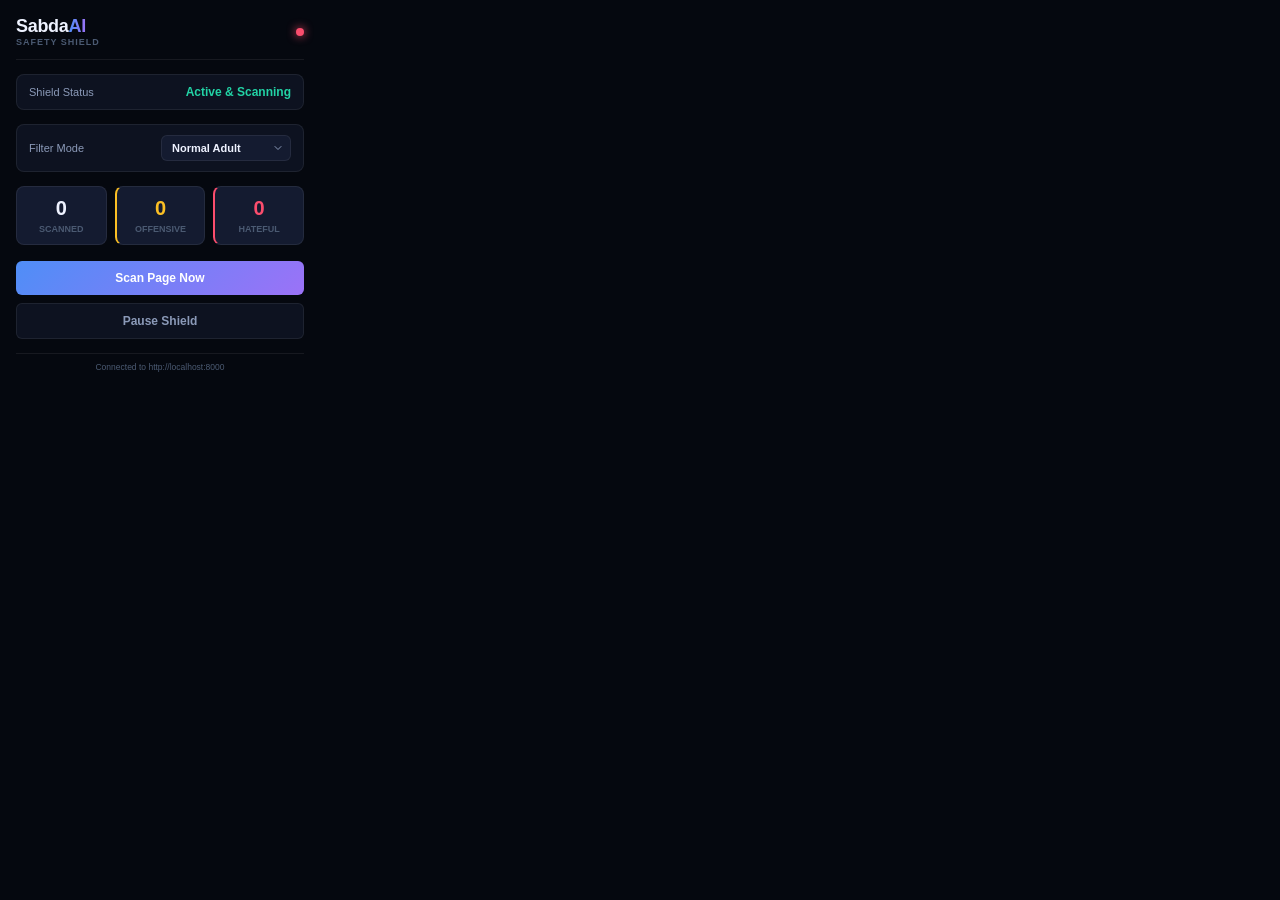
<file: extension/popup.html>
<!DOCTYPE html>
<html lang="en">
<head>
    <meta charset="UTF-8">
    <meta name="viewport" content="width=device-width, initial-scale=1.0">
    <title>SabdaAI extension</title>
    <link rel="stylesheet" href="popup.css">
</head>
<body>
    <header class="header">
        <div class="brand">
            <span class="brand-name">Sabda<span class="ai">AI</span></span>
            <span class="brand-sub">Safety Shield</span>
        </div>
        <div id="status-dot" class="dot offline"></div>
    </header>

    <main class="main">
        <div class="status-box">
            <div class="status-lbl">Shield Status</div>
            <div class="status-val" id="shield-status">Active & Scanning</div>
        </div>

        <div class="status-box mode-box">
            <div class="status-lbl">Filter Mode</div>
            <div class="mode-select-wrap">
                <select id="filter-mode" class="mode-select">
                    <option value="adult">Normal Adult</option>
                    <option value="parental">Parental</option>
                </select>
            </div>
        </div>

        <div class="stats-grid">
            <div class="stat-card">
                <span class="stat-num" id="stat-scanned">0</span>
                <span class="stat-lbl">Scanned</span>
            </div>
            <div class="stat-card offensive">
                <span class="stat-num" id="stat-offensive">0</span>
                <span class="stat-lbl">Offensive</span>
            </div>
            <div class="stat-card hateful">
                <span class="stat-num" id="stat-hateful">0</span>
                <span class="stat-lbl">Hateful</span>
            </div>
        </div>

        <div class="actions">
            <button id="scan-btn" class="btn-action">Scan Page Now</button>
            <button id="toggle-shield-btn" class="btn-action secondary">Pause Shield</button>
        </div>
    </main>

    <footer class="footer">
        Connected to http://localhost:8000
    </footer>

    <script src="popup.js"></script>
</body>
</html>
</file>
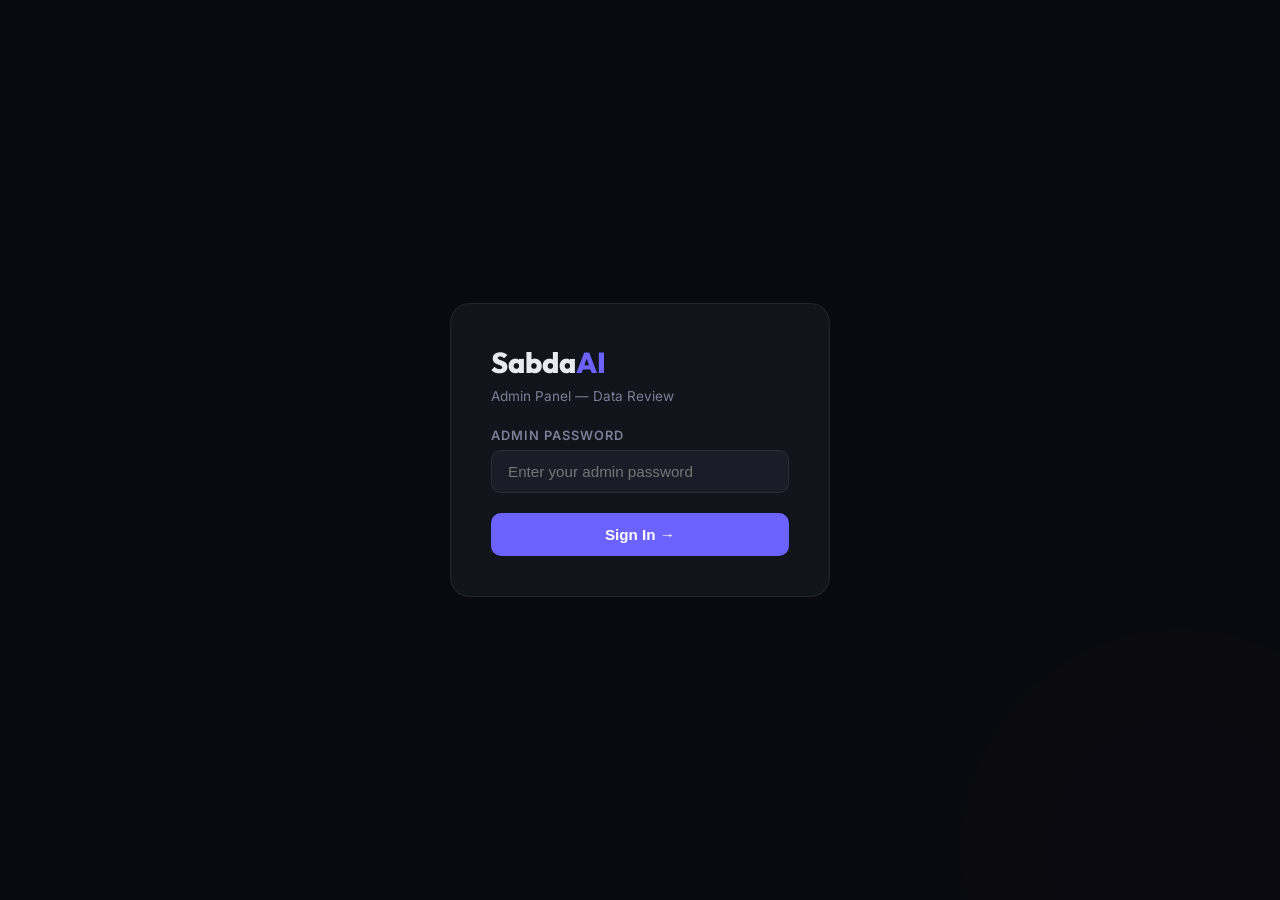
<file: static/admin.html>
<!DOCTYPE html>
<html lang="en">
<head>
    <meta charset="UTF-8">
    <meta name="viewport" content="width=device-width, initial-scale=1.0">
    <title>SabdaAI — Admin Panel</title>
    <meta name="robots" content="noindex, nofollow">
    <link rel="preconnect" href="https://fonts.googleapis.com">
    <link rel="preconnect" href="https://fonts.gstatic.com" crossorigin>
    <link href="https://fonts.googleapis.com/css2?family=Inter:wght@300;400;500;600;700&family=Outfit:wght@600;700;800&display=swap" rel="stylesheet">
    <style>
        *, *::before, *::after { box-sizing: border-box; margin: 0; padding: 0; }

        :root {
            --bg: #0a0b10;
            --surface: #12141c;
            --surface2: #1a1d28;
            --border: rgba(255,255,255,0.07);
            --text: #e8eaf0;
            --muted: #7a7f95;
            --accent: #6c63ff;
            --accent-glow: rgba(108,99,255,0.25);
            --green: #22c55e;
            --orange: #f59e0b;
            --red: #ef4444;
            --radius: 14px;
        }

        body {
            background: var(--bg);
            color: var(--text);
            font-family: 'Inter', sans-serif;
            min-height: 100vh;
        }

        /* ── BG canvas ── */
        .bg-canvas { position: fixed; inset: 0; pointer-events: none; z-index: 0; overflow: hidden; }
        .orb { position: absolute; border-radius: 50%; filter: blur(100px); opacity: 0.12; }
        .orb-1 { width: 600px; height: 600px; background: #6c63ff; top: -200px; left: -200px; }
        .orb-2 { width: 500px; height: 500px; background: #ec4899; bottom: -200px; right: -150px; }

        /* ── Login Screen ── */
        #login-screen {
            position: fixed; inset: 0; z-index: 100;
            display: flex; align-items: center; justify-content: center;
            background: rgba(10,11,16,0.97);
        }
        .login-box {
            background: var(--surface);
            border: 1px solid var(--border);
            border-radius: 20px;
            padding: 40px;
            width: 380px;
            display: flex; flex-direction: column; gap: 20px;
        }
        .login-logo { font-family: 'Outfit', sans-serif; font-size: 1.8rem; font-weight: 800; }
        .login-logo span { color: var(--accent); }
        .login-sub { color: var(--muted); font-size: .85rem; margin-top: -12px; }
        .login-box label { font-size: .8rem; font-weight: 600; color: var(--muted); letter-spacing: .08em; text-transform: uppercase; }
        .login-box input {
            width: 100%; padding: 12px 16px; margin-top: 6px;
            background: var(--surface2); border: 1px solid var(--border);
            border-radius: 10px; color: var(--text); font-size: .95rem;
            outline: none; transition: border .2s;
        }
        .login-box input:focus { border-color: var(--accent); }
        .btn-login {
            background: var(--accent); color: #fff; border: none;
            padding: 13px; border-radius: 10px; font-size: .95rem;
            font-weight: 600; cursor: pointer; transition: opacity .2s;
        }
        .btn-login:hover { opacity: .88; }
        #login-error { color: var(--red); font-size: .85rem; display: none; }

        /* ── Main layout ── */
        #main-panel { position: relative; z-index: 1; display: none; }
        .topbar {
            position: sticky; top: 0; z-index: 50;
            background: rgba(10,11,16,0.85); backdrop-filter: blur(20px);
            border-bottom: 1px solid var(--border);
            display: flex; align-items: center; justify-content: space-between;
            padding: 0 32px; height: 64px;
        }
        .topbar-brand { font-family: 'Outfit', sans-serif; font-size: 1.2rem; font-weight: 800; }
        .topbar-brand span { color: var(--accent); }
        .topbar-right { display: flex; align-items: center; gap: 12px; }
        .pill-badge {
            background: var(--surface2); border: 1px solid var(--border);
            border-radius: 999px; padding: 4px 12px; font-size: .78rem;
            font-weight: 600; color: var(--muted);
        }
        .pill-badge.pending { color: var(--orange); border-color: rgba(245,158,11,.3); background: rgba(245,158,11,.08); }
        .btn-logout {
            background: transparent; border: 1px solid var(--border);
            color: var(--muted); padding: 6px 14px; border-radius: 8px;
            font-size: .82rem; cursor: pointer; transition: all .2s;
        }
        .btn-logout:hover { border-color: var(--red); color: var(--red); }

        .page-wrap { max-width: 1200px; margin: 0 auto; padding: 32px 24px; }

        /* ── Stats row ── */
        .stats-row { display: grid; grid-template-columns: repeat(4, 1fr); gap: 16px; margin-bottom: 28px; }
        .stat-card {
            background: var(--surface); border: 1px solid var(--border);
            border-radius: var(--radius); padding: 20px 22px;
        }
        .stat-num { font-family: 'Outfit', sans-serif; font-size: 2rem; font-weight: 800; }
        .stat-lbl { color: var(--muted); font-size: .8rem; margin-top: 2px; }
        .stat-card.pending .stat-num { color: var(--orange); }
        .stat-card.approved .stat-num { color: var(--green); }
        .stat-card.rejected .stat-num { color: var(--red); }

        /* ── Toolbar ── */
        .toolbar {
            display: flex; align-items: center; gap: 12px; margin-bottom: 20px; flex-wrap: wrap;
        }
        .filter-tabs { display: flex; gap: 6px; }
        .ftab {
            background: var(--surface2); border: 1px solid var(--border);
            color: var(--muted); padding: 7px 16px; border-radius: 8px;
            font-size: .83rem; font-weight: 500; cursor: pointer; transition: all .2s;
        }
        .ftab.on { background: var(--accent); border-color: var(--accent); color: #fff; }
        .search-input {
            flex: 1; min-width: 200px; background: var(--surface2);
            border: 1px solid var(--border); border-radius: 10px;
            color: var(--text); padding: 8px 14px; font-size: .88rem;
            outline: none; transition: border .2s;
        }
        .search-input:focus { border-color: var(--accent); }
        .export-group { display: flex; gap: 8px; margin-left: auto; }
        .btn-export {
            background: var(--surface2); border: 1px solid var(--border);
            color: var(--text); padding: 8px 16px; border-radius: 9px;
            font-size: .83rem; font-weight: 500; cursor: pointer; transition: all .2s;
            display: flex; align-items: center; gap: 6px;
        }
        .btn-export:hover { border-color: var(--accent); color: var(--accent); }

        /* ── Submission cards ── */
        #sub-list { display: flex; flex-direction: column; gap: 14px; }
        .sub-card {
            background: var(--surface); border: 1px solid var(--border);
            border-radius: var(--radius); padding: 20px 22px;
            transition: border-color .2s;
            animation: fadeIn .25s ease;
        }
        .sub-card:hover { border-color: rgba(108,99,255,.3); }
        @keyframes fadeIn { from { opacity: 0; transform: translateY(8px); } to { opacity: 1; transform: none; } }

        .sub-header { display: flex; align-items: flex-start; gap: 14px; margin-bottom: 12px; }
        .sub-text { flex: 1; font-size: .95rem; line-height: 1.6; word-break: break-word; }
        .sub-meta { display: flex; align-items: center; gap: 10px; flex-wrap: wrap; margin-top: 10px; }
        .label-badge {
            padding: 3px 10px; border-radius: 6px; font-size: .75rem; font-weight: 700;
            letter-spacing: .04em; text-transform: uppercase;
        }
        .lb-normal   { background: rgba(34,197,94,.15);  color: var(--green); }
        .lb-offensive { background: rgba(245,158,11,.15); color: var(--orange); }
        .lb-hateful  { background: rgba(239,68,68,.15);  color: var(--red); }
        .lb-approved { background: rgba(34,197,94,.15);  color: var(--green); }
        .lb-rejected { background: rgba(239,68,68,.15);  color: var(--red); }
        .lb-pending  { background: rgba(245,158,11,.15); color: var(--orange); }

        .sub-date { color: var(--muted); font-size: .75rem; }
        .sub-note { color: var(--muted); font-size: .82rem; font-style: italic; margin-top: 8px; padding-left: 12px; border-left: 2px solid var(--border); }

        .action-row { display: flex; align-items: center; gap: 10px; margin-top: 14px; flex-wrap: wrap; }
        .final-label-select {
            background: var(--surface2); border: 1px solid var(--border);
            color: var(--text); padding: 7px 12px; border-radius: 8px;
            font-size: .83rem; cursor: pointer;
        }
        .btn-approve, .btn-reject {
            padding: 8px 18px; border-radius: 9px; font-size: .83rem;
            font-weight: 600; cursor: pointer; border: none; transition: opacity .2s;
        }
        .btn-approve { background: var(--green); color: #fff; }
        .btn-reject  { background: var(--red);   color: #fff; }
        .btn-approve:hover, .btn-reject:hover { opacity: .85; }
        .btn-approve:disabled, .btn-reject:disabled { opacity: .4; cursor: default; }

        .admin-note-input {
            flex: 1; min-width: 180px; background: var(--surface2);
            border: 1px solid var(--border); border-radius: 8px;
            color: var(--text); padding: 7px 12px; font-size: .83rem;
            outline: none; transition: border .2s;
        }
        .admin-note-input:focus { border-color: var(--accent); }

        .reviewed-badge {
            display: flex; align-items: center; gap: 8px;
            padding: 8px 14px; border-radius: 9px; font-size: .83rem; font-weight: 600;
        }
        .reviewed-approved { background: rgba(34,197,94,.1); color: var(--green); border: 1px solid rgba(34,197,94,.2); }
        .reviewed-rejected { background: rgba(239,68,68,.1);  color: var(--red);   border: 1px solid rgba(239,68,68,.2); }

        /* ── Empty state ── */
        .empty-state {
            text-align: center; padding: 60px 20px; color: var(--muted);
            display: none;
        }
        .empty-state svg { width: 48px; height: 48px; margin-bottom: 14px; opacity: .4; }
        .empty-state p { font-size: .9rem; }

        /* ── Loading spinner ── */
        .loading-state { text-align: center; padding: 60px; color: var(--muted); }
        .spin {
            display: inline-block; width: 28px; height: 28px;
            border: 3px solid var(--border); border-top-color: var(--accent);
            border-radius: 50%; animation: spin .7s linear infinite;
        }
        @keyframes spin { to { transform: rotate(360deg); } }

        /* ── Toast ── */
        #toast {
            position: fixed; bottom: 28px; right: 28px; z-index: 999;
            background: var(--surface2); border: 1px solid var(--border);
            border-radius: 12px; padding: 14px 20px; font-size: .88rem;
            display: none; align-items: center; gap: 10px;
            box-shadow: 0 8px 32px rgba(0,0,0,.5);
            animation: slideUp .3s ease;
        }
        @keyframes slideUp { from { opacity: 0; transform: translateY(12px); } to { opacity: 1; transform: none; } }

        @media (max-width: 700px) {
            .stats-row { grid-template-columns: repeat(2, 1fr); }
            .topbar { padding: 0 16px; }
            .page-wrap { padding: 20px 14px; }
        }
    </style>
</head>
<body>

<div class="bg-canvas">
    <div class="orb orb-1"></div>
    <div class="orb orb-2"></div>
</div>

<!-- ── LOGIN SCREEN ── -->
<div id="login-screen">
    <div class="login-box">
        <div class="login-logo">Sabda<span>AI</span></div>
        <div class="login-sub">Admin Panel — Data Review</div>
        <div>
            <label for="admin-pw-input">Admin Password</label>
            <input type="password" id="admin-pw-input" placeholder="Enter your admin password" onkeydown="if(event.key==='Enter') doLogin()">
        </div>
        <div id="login-error">❌ Wrong password. Please try again.</div>
        <button class="btn-login" onclick="doLogin()">Sign In →</button>
    </div>
</div>

<!-- ── MAIN PANEL ── -->
<div id="main-panel">
    <nav class="topbar">
        <div class="topbar-brand">Sabda<span>AI</span> <span style="font-weight:400;font-size:.85rem;color:var(--muted)">/ Admin</span></div>
        <div class="topbar-right">
            <span class="pill-badge pending" id="pending-badge">⏳ 0 Pending</span>
            <a href="/demo" style="text-decoration:none;margin-right:4px">
                <button style="background:linear-gradient(135deg, rgba(168,85,247,0.2) 0%, rgba(236,72,153,0.2) 100%);border:1px solid rgba(168,85,247,0.4);color:#e879f9;padding:6px 14px;border-radius:8px;font-size:.82rem;font-weight:600;cursor:pointer;transition:all .2s;box-shadow:0 0 10px rgba(168,85,247,0.1)" onmouseover="this.style.transform='translateY(-1px)';this.style.boxShadow='0 0 15px rgba(168,85,247,0.3)'" onmouseout="this.style.transform='none';this.style.boxShadow='0 0 10px rgba(168,85,247,0.1)'">✨ Demo Video</button>
            </a>
            <a href="/" style="text-decoration:none">
                <button class="btn-logout">← Back to App</button>
            </a>
            <button class="btn-logout" onclick="doLogout()">Sign Out</button>
        </div>
    </nav>

    <div class="page-wrap">

        <!-- Stats row -->
        <div class="stats-row">
            <div class="stat-card pending">
                <div class="stat-num" id="s-pending">—</div>
                <div class="stat-lbl">Pending Review</div>
            </div>
            <div class="stat-card approved">
                <div class="stat-num" id="s-approved">—</div>
                <div class="stat-lbl">Approved</div>
            </div>
            <div class="stat-card rejected">
                <div class="stat-num" id="s-rejected">—</div>
                <div class="stat-lbl">Rejected</div>
            </div>
            <div class="stat-card">
                <div class="stat-num" id="s-dataset">—</div>
                <div class="stat-lbl">In Approved Dataset</div>
            </div>
        </div>

        <!-- Toolbar -->
        <div class="toolbar">
            <div class="filter-tabs">
                <button class="ftab on" data-filter="pending" onclick="setFilter('pending', this)">⏳ Pending</button>
                <button class="ftab" data-filter="approved" onclick="setFilter('approved', this)">✅ Approved</button>
                <button class="ftab" data-filter="rejected" onclick="setFilter('rejected', this)">❌ Rejected</button>
                <button class="ftab" data-filter="all" onclick="setFilter('all', this)">All</button>
            </div>
            <input class="search-input" id="search-input" placeholder="Search submissions..." oninput="renderFiltered()">
            <div class="export-group">
                <button class="btn-export" onclick="exportData('json')">
                    <svg viewBox="0 0 24 24" fill="none" stroke="currentColor" stroke-width="2" style="width:14px;height:14px"><path stroke-linecap="round" stroke-linejoin="round" d="M3 16.5v2.25A2.25 2.25 0 005.25 21h13.5A2.25 2.25 0 0021 18.75V16.5M16.5 12L12 16.5m0 0L7.5 12m4.5 4.5V3"/></svg>
                    JSON
                </button>
                <button class="btn-export" onclick="exportData('csv')">
                    <svg viewBox="0 0 24 24" fill="none" stroke="currentColor" stroke-width="2" style="width:14px;height:14px"><path stroke-linecap="round" stroke-linejoin="round" d="M3 16.5v2.25A2.25 2.25 0 005.25 21h13.5A2.25 2.25 0 0021 18.75V16.5M16.5 12L12 16.5m0 0L7.5 12m4.5 4.5V3"/></svg>
                    CSV
                </button>
                <button class="btn-export" onclick="loadData()" title="Refresh">
                    <svg viewBox="0 0 24 24" fill="none" stroke="currentColor" stroke-width="2" style="width:14px;height:14px"><path stroke-linecap="round" stroke-linejoin="round" d="M16.023 9.348h4.992v-.001M2.985 19.644v-4.992m0 0h4.992m-4.993 0l3.181 3.183a8.25 8.25 0 0013.803-3.7M4.031 9.865a8.25 8.25 0 0113.803-3.7l3.181 3.182m0-4.991v4.99"/></svg>
                    Refresh
                </button>
            </div>
        </div>

        <!-- Submission list -->
        <div id="sub-list">
            <div class="loading-state"><div class="spin"></div></div>
        </div>

        <div class="empty-state" id="empty-state">
            <svg viewBox="0 0 24 24" fill="none" stroke="currentColor" stroke-width="1.4">
                <path stroke-linecap="round" stroke-linejoin="round" d="M20.25 7.5l-.625 10.632a2.25 2.25 0 01-2.247 2.118H6.622a2.25 2.25 0 01-2.247-2.118L3.75 7.5M10 11.25h4M3.375 7.5h17.25c.621 0 1.125-.504 1.125-1.125v-1.5c0-.621-.504-1.125-1.125-1.125H3.375c-.621 0-1.125.504-1.125 1.125v1.5c0 .621.504 1.125 1.125 1.125z"/>
            </svg>
            <p>No submissions in this category.</p>
        </div>
    </div>
</div>

<!-- ── TOAST ── -->
<div id="toast">
    <span id="toast-icon">✅</span>
    <span id="toast-msg"></span>
</div>

<script>
let ADMIN_PW = '';
let allSubmissions = [];
let currentFilter = 'pending';

// ── Auth ──────────────────────────────────────────────────────
function doLogin() {
    const pw = document.getElementById('admin-pw-input').value.trim();
    if (!pw) return;
    ADMIN_PW = pw;
    // Attempt a real request to validate
    fetch(`/api/admin/stats?password=${encodeURIComponent(pw)}`)
        .then(r => {
            if (r.status === 401) {
                document.getElementById('login-error').style.display = 'block';
                ADMIN_PW = '';
            } else {
                return r.json().then(data => {
                    document.getElementById('login-screen').style.display = 'none';
                    document.getElementById('main-panel').style.display = 'block';
                    updateStats(data);
                    loadData();
                });
            }
        })
        .catch(() => {
            document.getElementById('login-error').textContent = '❌ Could not connect to server.';
            document.getElementById('login-error').style.display = 'block';
        });
}

function doLogout() {
    ADMIN_PW = '';
    allSubmissions = [];
    document.getElementById('login-screen').style.display = 'flex';
    document.getElementById('main-panel').style.display = 'none';
    document.getElementById('admin-pw-input').value = '';
    document.getElementById('login-error').style.display = 'none';
}

// ── Data loading ───────────────────────────────────────────────
function loadData() {
    document.getElementById('sub-list').innerHTML = '<div class="loading-state"><div class="spin"></div></div>';
    document.getElementById('empty-state').style.display = 'none';

    // Load stats + submissions in parallel
    Promise.all([
        fetch(`/api/admin/stats?password=${encodeURIComponent(ADMIN_PW)}`).then(r => r.json()),
        fetch(`/api/admin/submissions?password=${encodeURIComponent(ADMIN_PW)}&status_filter=all`).then(r => r.json())
    ]).then(([stats, data]) => {
        updateStats(stats);
        allSubmissions = data.submissions || [];
        renderFiltered();
    }).catch(err => {
        document.getElementById('sub-list').innerHTML = `<div class="loading-state" style="color:var(--red)">Error loading data: ${err.message}</div>`;
    });
}

function updateStats(data) {
    document.getElementById('s-pending').textContent  = data.pending  ?? '—';
    document.getElementById('s-approved').textContent = data.approved ?? '—';
    document.getElementById('s-rejected').textContent = data.rejected ?? '—';
    document.getElementById('s-dataset').textContent  = data.approved_data_entries ?? '—';
    const pending = data.pending ?? 0;
    document.getElementById('pending-badge').textContent = `⏳ ${pending} Pending`;
}

// ── Filter & Render ────────────────────────────────────────────
function setFilter(filter, btn) {
    currentFilter = filter;
    document.querySelectorAll('.ftab').forEach(b => b.classList.remove('on'));
    btn.classList.add('on');
    renderFiltered();
}

function renderFiltered() {
    const q = document.getElementById('search-input').value.toLowerCase();
    let filtered = allSubmissions.filter(s => {
        const statusMatch = currentFilter === 'all' || s.status === currentFilter;
        const textMatch = !q || s.text.toLowerCase().includes(q) || (s.note || '').toLowerCase().includes(q);
        return statusMatch && textMatch;
    });
    renderCards(filtered);
}

function renderCards(subs) {
    const list = document.getElementById('sub-list');
    const empty = document.getElementById('empty-state');

    if (subs.length === 0) {
        list.innerHTML = '';
        empty.style.display = 'block';
        return;
    }
    empty.style.display = 'none';

    list.innerHTML = subs.map(s => buildCard(s)).join('');
}

function buildCard(s) {
    const isPending = s.status === 'pending';
    const date = s.submitted_at ? new Date(s.submitted_at).toLocaleString() : '—';
    const labelBadge = `<span class="label-badge lb-${s.suggested_label.toLowerCase()}">Suggested: ${s.suggested_label}</span>`;
    const statusBadge = `<span class="label-badge lb-${s.status}">${s.status}</span>`;
    const noteHtml = s.note ? `<div class="sub-note">💬 ${escHtml(s.note)}</div>` : '';

    let actionHtml = '';
    if (isPending) {
        actionHtml = `
        <div class="action-row">
            <select class="final-label-select" id="fl-${s.id}">
                <option value="Normal"   ${s.suggested_label==='Normal'   ? 'selected' : ''}>Normal</option>
                <option value="Offensive"${s.suggested_label==='Offensive'? 'selected' : ''}>Offensive</option>
                <option value="Hateful"  ${s.suggested_label==='Hateful'  ? 'selected' : ''}>Hateful</option>
            </select>
            <input class="admin-note-input" id="an-${s.id}" placeholder="Optional admin note…">
            <button class="btn-approve" onclick="review('${s.id}','approve')">✅ Approve</button>
            <button class="btn-reject"  onclick="review('${s.id}','reject')">❌ Reject</button>
        </div>`;
    } else {
        const cls = s.status === 'approved' ? 'reviewed-approved' : 'reviewed-rejected';
        const icon = s.status === 'approved' ? '✅' : '❌';
        const reviewedDate = s.reviewed_at ? new Date(s.reviewed_at).toLocaleString() : '';
        actionHtml = `
        <div class="action-row">
            <div class="reviewed-badge ${cls}">${icon} ${s.status.charAt(0).toUpperCase() + s.status.slice(1)} as <strong>${s.final_label || s.suggested_label}</strong></div>
            ${reviewedDate ? `<span class="sub-date">reviewed ${reviewedDate}</span>` : ''}
            ${s.admin_note ? `<span class="sub-date">— ${escHtml(s.admin_note)}</span>` : ''}
        </div>`;
    }

    return `
    <div class="sub-card" id="card-${s.id}">
        <div class="sub-header">
            <div class="sub-text">${escHtml(s.text)}</div>
        </div>
        ${noteHtml}
        <div class="sub-meta">
            ${labelBadge}
            ${statusBadge}
            <span class="sub-date">🕐 ${date}</span>
            <span class="sub-date" style="font-family:monospace;font-size:.7rem;opacity:.5">${s.id.slice(0,8)}…</span>
        </div>
        ${actionHtml}
    </div>`;
}

// ── Review action ─────────────────────────────────────────────
async function review(id, action) {
    const card = document.getElementById(`card-${id}`);
    const finalLabel = document.getElementById(`fl-${id}`)?.value || 'Normal';
    const adminNote  = document.getElementById(`an-${id}`)?.value || '';

    // Disable buttons
    card.querySelectorAll('.btn-approve,.btn-reject').forEach(b => b.disabled = true);

    try {
        const res = await fetch(`/api/admin/review?password=${encodeURIComponent(ADMIN_PW)}`, {
            method: 'POST',
            headers: { 'Content-Type': 'application/json' },
            body: JSON.stringify({ submission_id: id, action, final_label: finalLabel, admin_note: adminNote })
        });
        const data = await res.json();
        if (!res.ok) throw new Error(data.detail || 'Server error');

        showToast(action === 'approve' ? '✅ Approved and saved to dataset!' : '❌ Submission rejected.', action === 'approve');
        // Update local state
        const idx = allSubmissions.findIndex(s => s.id === id);
        if (idx !== -1) {
            allSubmissions[idx].status = action + 'd';
            allSubmissions[idx].final_label = finalLabel;
            allSubmissions[idx].admin_note = adminNote;
            allSubmissions[idx].reviewed_at = new Date().toISOString();
        }
        renderFiltered();
        // Refresh stats
        fetch(`/api/admin/stats?password=${encodeURIComponent(ADMIN_PW)}`).then(r => r.json()).then(updateStats);
    } catch(err) {
        showToast('❌ Error: ' + err.message, false);
        card.querySelectorAll('.btn-approve,.btn-reject').forEach(b => b.disabled = false);
    }
}

// ── Export ────────────────────────────────────────────────────
function exportData(fmt) {
    window.open(`/api/admin/export?password=${encodeURIComponent(ADMIN_PW)}&file_format=${fmt}`, '_blank');
}

// ── Helpers ───────────────────────────────────────────────────
function escHtml(s) {
    return String(s).replace(/&/g,'&amp;').replace(/</g,'&lt;').replace(/>/g,'&gt;').replace(/"/g,'&quot;');
}

let toastTimer;
function showToast(msg, ok = true) {
    const t = document.getElementById('toast');
    document.getElementById('toast-msg').textContent = msg;
    document.getElementById('toast-icon').textContent = ok ? '✅' : '⚠️';
    t.style.display = 'flex';
    clearTimeout(toastTimer);
    toastTimer = setTimeout(() => { t.style.display = 'none'; }, 3500);
}

// Enter key on login
document.getElementById('admin-pw-input').addEventListener('keydown', e => {
    if (e.key === 'Enter') doLogin();
});
</script>
</body>
</html>
</file>
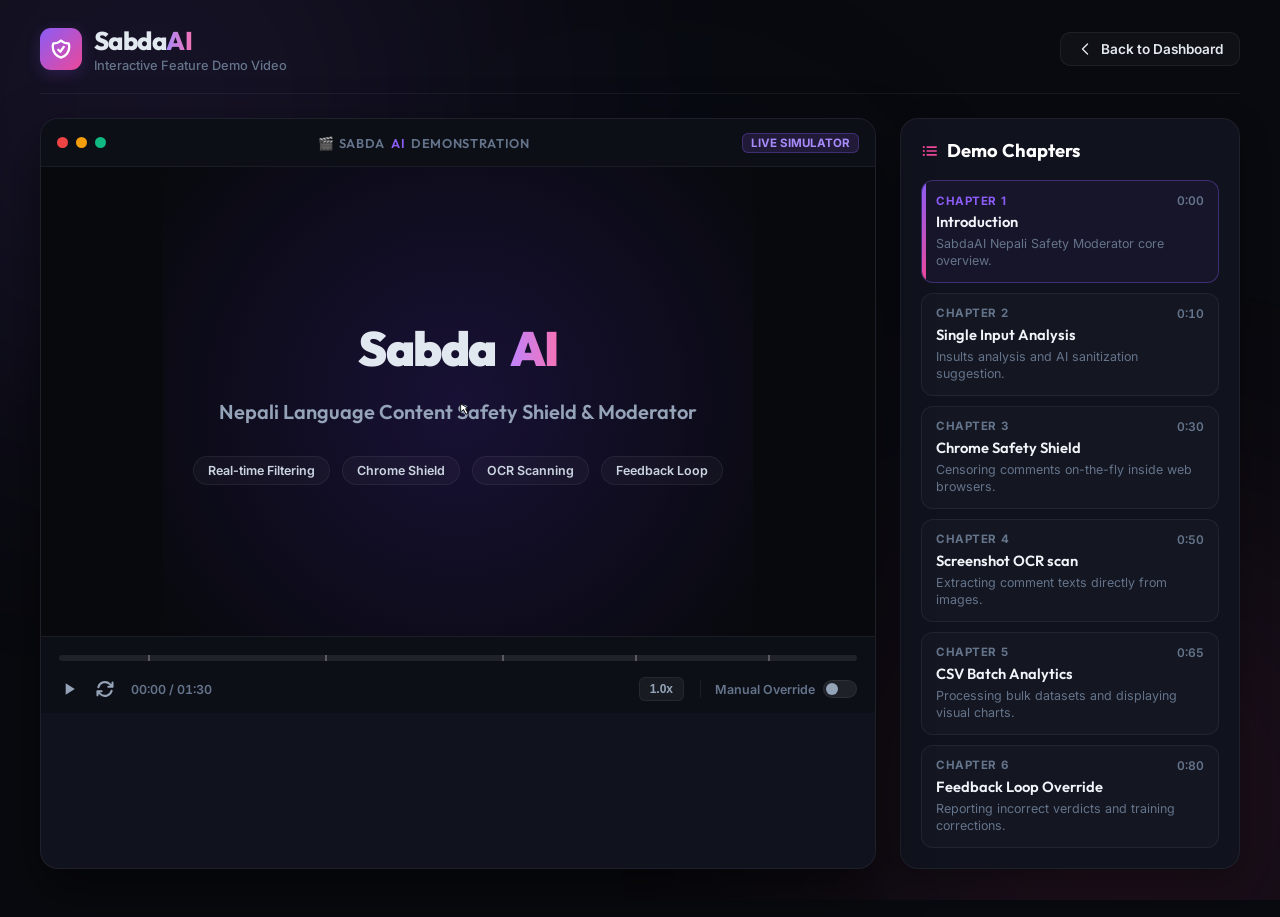
<file: static/demo.html>
<!DOCTYPE html>
<html lang="en">
<head>
    <meta charset="UTF-8">
    <meta name="viewport" content="width=device-width, initial-scale=1.0">
    <title>SabdaAI — Interactive Demo Video Simulator</title>
    <meta name="description" content="Watch the interactive, animated feature demonstration of SabdaAI - Nepali Language Safety Shield.">
    <link rel="preconnect" href="https://fonts.googleapis.com">
    <link rel="preconnect" href="https://fonts.gstatic.com" crossorigin>
    <link href="https://fonts.googleapis.com/css2?family=Inter:wght@300;400;500;600;700&family=Outfit:wght@400;500;600;700;800;900&display=swap" rel="stylesheet">
    <style>
        *, *::before, *::after { box-sizing: border-box; margin: 0; padding: 0; }

        :root {
            --bg: #090a0f;
            --surface: #10121d;
            --surface2: #161927;
            --border: rgba(255,255,255,0.06);
            --border-glow: rgba(168,85,247,0.3);
            --text: #e2e8f0;
            --muted: #64748b;
            --primary: #8b5cf6;
            --primary-glow: rgba(139,92,246,0.2);
            --secondary: #ec4899;
            --secondary-glow: rgba(236,72,153,0.15);
            --green: #10b981;
            --orange: #f59e0b;
            --red: #ef4444;
            --radius-lg: 18px;
            --radius-md: 12px;
            --font-main: 'Inter', sans-serif;
            --font-heading: 'Outfit', sans-serif;
        }

        body {
            background-color: var(--bg);
            color: var(--text);
            font-family: var(--font-main);
            min-height: 100vh;
            overflow-x: hidden;
            display: flex;
            flex-direction: column;
        }

        /* ── Ambient Background Orbs ── */
        .bg-canvas {
            position: fixed; inset: 0; pointer-events: none; z-index: 0; overflow: hidden;
        }
        .orb {
            position: absolute; border-radius: 50%; filter: blur(140px); opacity: 0.12;
            animation: orbFloat 15s ease-in-out infinite alternate;
        }
        .orb-1 { width: 600px; height: 600px; background: var(--primary); top: -200px; left: -150px; }
        .orb-2 { width: 500px; height: 500px; background: var(--secondary); bottom: -150px; right: -100px; animation-delay: -5s; }
        .orb-3 { width: 400px; height: 400px; background: #3b82f6; top: 40%; left: 50%; transform: translate(-50%, -50%); opacity: 0.06; }

        @keyframes orbFloat {
            0% { transform: translateY(0) scale(1); }
            100% { transform: translateY(30px) scale(1.1); }
        }

        /* ── Container Layout ── */
        .wrap {
            max-width: 1240px; margin: 0 auto; padding: 24px 20px 48px;
            position: relative; z-index: 1; width: 100%;
            display: flex; flex-direction: column; gap: 24px;
        }

        /* ── Header ── */
        .header {
            display: flex; align-items: center; justify-content: space-between;
            border-bottom: 1px solid var(--border); padding-bottom: 20px;
        }
        .brand {
            display: flex; align-items: center; gap: 12px;
        }
        .brand-icon {
            background: linear-gradient(135deg, var(--primary), var(--secondary));
            width: 42px; height: 42px; border-radius: 11px;
            display: flex; align-items: center; justify-content: center;
            color: #fff; box-shadow: 0 4px 15px var(--primary-glow);
        }
        .brand-icon svg { width: 22px; height: 22px; }
        .brand-name {
            font-family: var(--font-heading); font-size: 1.6rem; font-weight: 800; letter-spacing: -0.02em;
        }
        .brand-name span {
            background: linear-gradient(to right, #a78bfa, #f472b6);
            -webkit-background-clip: text; -webkit-text-fill-color: transparent;
        }
        .brand-sub {
            font-size: 0.8rem; color: var(--muted); margin-top: 1px; font-weight: 500;
        }
        .header-btn {
            background: rgba(255,255,255,0.03); border: 1px solid var(--border);
            color: var(--text); padding: 8px 16px; border-radius: 10px;
            font-size: 0.85rem; font-weight: 600; cursor: pointer; text-decoration: none;
            transition: all 0.2s; display: flex; align-items: center; gap: 8px;
        }
        .header-btn:hover {
            background: rgba(255,255,255,0.07); border-color: rgba(255,255,255,0.15);
            transform: translateY(-1px);
        }

        /* ── Showcase Grid ── */
        .grid {
            display: grid; grid-template-columns: 1fr 340px; gap: 24px;
        }

        @media (max-width: 1024px) {
            .grid { grid-template-columns: 1fr; }
        }

        /* ── Video Player Window ── */
        .player-panel {
            background: var(--surface); border: 1px solid var(--border);
            border-radius: var(--radius-lg); overflow: hidden;
            box-shadow: 0 20px 50px rgba(0,0,0,0.5); display: flex; flex-direction: column;
            position: relative;
        }
        .player-topbar {
            background: #0d0f17; border-bottom: 1px solid var(--border);
            height: 48px; display: flex; align-items: center; justify-content: space-between;
            padding: 0 16px;
        }
        .window-dots { display: flex; gap: 8px; }
        .dot { width: 11px; height: 11px; border-radius: 50%; }
        .dot-r { background: #ef4444; }
        .dot-y { background: #f59e0b; }
        .dot-g { background: #10b981; }
        .player-title {
            font-size: 0.8rem; color: var(--muted); font-weight: 600;
            display: flex; align-items: center; gap: 6px; font-family: var(--font-heading);
            letter-spacing: 0.05em; text-transform: uppercase;
        }
        .player-title span { color: var(--primary); }
        .player-badge {
            background: rgba(139,92,246,0.15); color: #a78bfa;
            border: 1px solid rgba(139,92,246,0.3); font-size: 0.72rem;
            font-weight: 700; padding: 2px 8px; border-radius: 6px;
            animation: pulseGlow 2s infinite alternate;
        }

        @keyframes pulseGlow {
            0% { box-shadow: 0 0 5px rgba(139,92,246,0.2); }
            100% { box-shadow: 0 0 15px rgba(139,92,246,0.5); }
        }

        /* Video Screen Viewport */
        .player-viewport {
            aspect-ratio: 16/9; background: #08090d; position: relative;
            overflow: hidden; display: flex; align-items: center; justify-content: center;
        }
        .screen-content {
            width: 100%; height: 100%; position: absolute; inset: 0;
            display: none; align-items: center; justify-content: center;
            opacity: 0; transition: opacity 0.4s ease;
        }
        .screen-content.active {
            display: flex; opacity: 1;
        }

        /* ── TIMELINE CONTROLS ── */
        .player-controls {
            background: #0d0f17; border-top: 1px solid var(--border);
            padding: 12px 18px; display: flex; flex-direction: column; gap: 10px;
        }
        .timeline-row {
            display: flex; align-items: center; gap: 12px; width: 100%;
        }
        .timeline-track-wrap {
            flex: 1; height: 18px; display: flex; align-items: center; cursor: pointer;
            position: relative;
        }
        .timeline-track {
            width: 100%; height: 6px; background: rgba(255,255,255,0.08);
            border-radius: 999px; position: relative; transition: height 0.15s;
        }
        .timeline-track-wrap:hover .timeline-track {
            height: 8px;
        }
        .timeline-progress {
            height: 100%; background: linear-gradient(90deg, var(--primary), var(--secondary));
            border-radius: 999px; width: 0%; position: absolute; left: 0; top: 0;
        }
        .timeline-handle {
            width: 14px; height: 14px; background: #fff; border-radius: 50%;
            position: absolute; top: 50%; transform: translate(-50%, -50%);
            left: 0%; box-shadow: 0 0 8px rgba(0,0,0,0.5);
            opacity: 0; transition: opacity 0.15s; pointer-events: none;
        }
        .timeline-track-wrap:hover .timeline-handle {
            opacity: 1;
        }
        
        /* Timeline chapter ticks */
        .chapter-tick {
            position: absolute; top: 0; bottom: 0; width: 2px;
            background: rgba(255,255,255,0.25); z-index: 2; pointer-events: none;
        }

        .controls-buttons {
            display: flex; align-items: center; justify-content: space-between;
        }
        .ctrl-left, .ctrl-right { display: flex; align-items: center; gap: 16px; }
        .ctrl-btn {
            background: transparent; border: none; color: #94a3b8; cursor: pointer;
            display: flex; align-items: center; justify-content: center;
            transition: color 0.2s, transform 0.1s;
        }
        .ctrl-btn:hover { color: #fff; }
        .ctrl-btn:active { transform: scale(0.95); }
        .ctrl-btn svg { width: 20px; height: 20px; }
        
        .time-display {
            font-size: 0.78rem; color: var(--muted); font-weight: 600;
            font-variant-numeric: tabular-nums;
        }
        
        .speed-btn {
            background: rgba(255,255,255,0.05); border: 1px solid var(--border);
            color: #94a3b8; font-size: 0.75rem; font-weight: 700;
            padding: 4px 10px; border-radius: 6px; cursor: pointer; transition: all 0.2s;
        }
        .speed-btn:hover { background: rgba(255,255,255,0.1); color: #fff; }

        .overdrive-wrap {
            display: flex; align-items: center; gap: 8px; font-size: 0.78rem; font-weight: 600;
            color: var(--muted); border-left: 1px solid var(--border); padding-left: 14px;
        }
        .toggle-switch {
            position: relative; display: inline-block; width: 34px; height: 18px;
        }
        .toggle-switch input { opacity: 0; width: 0; height: 0; }
        .toggle-slider {
            position: absolute; cursor: pointer; inset: 0; background-color: rgba(255,255,255,0.08);
            transition: .3s; border-radius: 34px; border: 1px solid var(--border);
        }
        .toggle-slider:before {
            position: absolute; content: ""; height: 12px; width: 12px; left: 2px; bottom: 2px;
            background-color: #94a3b8; transition: .3s; border-radius: 50%;
        }
        input:checked + .toggle-slider { background-color: var(--primary); }
        input:checked + .toggle-slider:before {
            transform: translateX(16px); background-color: #fff;
        }
        input:checked + .toggle-slider { box-shadow: 0 0 10px rgba(139,92,246,0.4); }

        /* ── SIDEBAR CHAPTERS ── */
        .sidebar {
            background: var(--surface); border: 1px solid var(--border);
            border-radius: var(--radius-lg); padding: 20px; display: flex;
            flex-direction: column; gap: 18px; box-shadow: 0 10px 30px rgba(0,0,0,0.3);
        }
        .sidebar-title {
            font-family: var(--font-heading); font-size: 1.15rem; font-weight: 700;
            color: #fff; display: flex; align-items: center; gap: 8px;
        }
        .sidebar-title svg { width: 18px; height: 18px; color: var(--secondary); }
        .chapter-list {
            display: flex; flex-direction: column; gap: 10px;
        }
        .chapter-card {
            background: rgba(255,255,255,0.02); border: 1px solid var(--border);
            border-radius: var(--radius-md); padding: 12px 14px; cursor: pointer;
            transition: all 0.2s; display: flex; flex-direction: column; gap: 4px;
            text-align: left; position: relative; overflow: hidden;
        }
        .chapter-card:hover {
            background: rgba(255,255,255,0.04); border-color: rgba(255,255,255,0.1);
            transform: translateX(2px);
        }
        .chapter-card.active {
            background: rgba(139,92,246,0.06); border-color: rgba(139,92,246,0.35);
        }
        .chapter-card.active::before {
            content: ''; position: absolute; left: 0; top: 0; bottom: 0; width: 4px;
            background: linear-gradient(to bottom, var(--primary), var(--secondary));
        }
        .chapter-meta {
            display: flex; justify-content: space-between; align-items: center;
        }
        .chapter-num {
            font-size: 0.72rem; font-weight: 700; color: var(--muted);
            letter-spacing: 0.05em; text-transform: uppercase;
        }
        .chapter-card.active .chapter-num { color: var(--primary); }
        .chapter-time {
            font-size: 0.75rem; font-weight: 600; color: var(--muted);
            font-variant-numeric: tabular-nums;
        }
        .chapter-name {
            font-family: var(--font-heading); font-size: 0.92rem; font-weight: 600;
            color: #f1f5f9;
        }
        .chapter-desc {
            font-size: 0.78rem; color: var(--muted); line-height: 1.4;
        }

        /* ── MOCK DESIGNS INSIDE VIEWPORT ── */
        .mock-frame {
            width: 100%; height: 100%; display: flex; flex-direction: column;
            background: #0f1016; color: #cbd5e1; font-size: 14px;
        }

        /* Chapter 1: Intro style */
        .intro-screen {
            display: flex; flex-direction: column; align-items: center; justify-content: center;
            height: 100%; text-align: center; gap: 20px;
            background: radial-gradient(circle at center, #181135 0%, #08090d 100%);
            padding: 30px;
        }
        .intro-logo {
            font-family: var(--font-heading); font-size: 3rem; font-weight: 900;
            letter-spacing: -0.03em; display: flex; align-items: center; gap: 14px;
            animation: introLogoPulse 3s infinite alternate;
        }
        @keyframes introLogoPulse {
            0% { transform: scale(0.98); filter: drop-shadow(0 0 10px rgba(139,92,246,0.3)); }
            100% { transform: scale(1.02); filter: drop-shadow(0 0 25px rgba(236,72,153,0.5)); }
        }
        .intro-logo span {
            background: linear-gradient(to right, #c084fc, #f472b6);
            -webkit-background-clip: text; -webkit-text-fill-color: transparent;
        }
        .intro-sub {
            font-family: var(--font-heading); font-size: 1.25rem; font-weight: 600;
            color: #94a3b8; max-width: 500px; line-height: 1.4;
        }
        .intro-features {
            display: flex; gap: 12px; margin-top: 10px;
        }
        .feature-pill {
            background: rgba(255,255,255,0.03); border: 1px solid rgba(255,255,255,0.06);
            padding: 6px 14px; border-radius: 99px; font-size: 0.78rem; font-weight: 600;
            color: #cbd5e1;
        }

        /* Chapter 2: Single Analysis Screen */
        .single-grid {
            display: grid; grid-template-columns: 1.1fr 0.9fr; height: 100%;
        }
        .single-left {
            border-right: 1px solid var(--border); padding: 20px;
            display: flex; flex-direction: column; justify-content: space-between;
        }
        .single-right {
            background: #0b0c12; padding: 20px; display: flex; flex-direction: column;
            justify-content: center; gap: 16px; position: relative;
        }
        .mock-title {
            font-family: var(--font-heading); font-size: 0.95rem; font-weight: 700;
            color: #fff; margin-bottom: 12px; display: flex; align-items: center; gap: 6px;
        }
        .mock-textarea-wrap {
            background: #141724; border: 1px solid rgba(255,255,255,0.08);
            border-radius: 8px; padding: 12px; height: 110px; position: relative;
            display: flex; flex-direction: column; justify-content: space-between;
        }
        .mock-textarea {
            background: transparent; border: none; color: #fff; outline: none;
            resize: none; width: 100%; height: 65px; font-family: inherit; font-size: 0.88rem;
        }
        .mock-danger-bar {
            height: 4px; width: 100%; background: rgba(255,255,255,0.05);
            border-radius: 99px; overflow: hidden; margin-top: 8px; display: flex;
        }
        .mock-danger-fill {
            height: 100%; width: 0%; background: var(--green); transition: width 0.3s, background 0.3s;
        }
        .mock-danger-label {
            font-size: 0.68rem; font-weight: 700; color: var(--muted);
            display: flex; justify-content: space-between; align-items: center;
        }
        .mock-btn-row {
            display: flex; justify-content: flex-end; margin-top: 12px;
        }
        .mock-btn-submit {
            background: var(--primary); color: #fff; border: none;
            padding: 8px 18px; border-radius: 8px; font-weight: 600;
            font-size: 0.82rem; display: flex; align-items: center; gap: 6px;
            box-shadow: 0 4px 10px rgba(139,92,246,0.3); cursor: default;
        }
        
        /* Result styling */
        .mock-badge {
            align-self: flex-start; padding: 4px 12px; border-radius: 6px;
            font-family: var(--font-heading); font-size: 0.78rem; font-weight: 800;
            letter-spacing: 0.05em; text-transform: uppercase;
        }
        .badge-offensive { background: rgba(245,158,11,0.15); color: var(--orange); border: 1px solid rgba(245,158,11,0.3); }
        .badge-hateful { background: rgba(239,68,68,0.15); color: var(--red); border: 1px solid rgba(239,68,68,0.3); }
        .badge-normal { background: rgba(16,185,129,0.15); color: var(--green); border: 1px solid rgba(16,185,129,0.3); }
        
        .mock-result-box {
            background: #141622; border: 1px solid var(--border);
            border-radius: 10px; padding: 14px; display: flex; flex-direction: column; gap: 8px;
        }
        .mock-result-item {
            display: flex; justify-content: space-between; font-size: 0.8rem;
        }
        .mock-result-lbl { color: var(--muted); font-weight: 500; }
        .mock-result-val { color: #f1f5f9; font-weight: 600; }
        
        .mock-sanitize-box {
            background: rgba(16,185,129,0.06); border: 1px solid rgba(16,185,129,0.25);
            border-radius: 10px; padding: 12px; display: flex; flex-direction: column; gap: 6px;
        }
        .mock-sanitize-title {
            font-size: 0.75rem; font-weight: 700; color: var(--green);
            text-transform: uppercase; letter-spacing: 0.05em;
        }
        .mock-sanitize-txt {
            font-size: 0.82rem; color: #fff; font-weight: 500; font-style: italic;
        }

        /* Chapter 3: Chrome Extension Screen */
        .ext-screen {
            display: grid; grid-template-columns: 1.2fr 0.8fr; height: 100%;
        }
        .mock-browser {
            padding: 16px; display: flex; flex-direction: column; gap: 12px;
            background: #0c0e15; overflow-y: auto; height: 100%;
        }
        .browser-header {
            background: #151825; border: 1px solid var(--border);
            padding: 6px 12px; border-radius: 6px; display: flex;
            align-items: center; gap: 8px; font-size: 0.72rem; color: var(--muted);
        }
        .browser-url {
            background: #090a0f; flex: 1; padding: 3px 10px;
            border-radius: 4px; color: #94a3b8; font-family: monospace;
        }
        .feed-post {
            background: #141724; border: 1px solid var(--border);
            border-radius: 10px; padding: 12px; display: flex; flex-direction: column; gap: 8px;
        }
        .feed-author { font-weight: 700; color: #fff; font-size: 0.82rem; }
        .feed-content { font-size: 0.85rem; color: #cbd5e1; }
        .feed-comments {
            border-top: 1px solid var(--border); margin-top: 6px; padding-top: 8px;
            display: flex; flex-direction: column; gap: 8px;
        }
        .feed-comment {
            display: flex; gap: 6px; font-size: 0.78rem; position: relative;
        }
        .comment-user { font-weight: 700; color: #a78bfa; }
        .comment-text { color: #cbd5e1; transition: filter 0.3s; }
        .comment-text.blurred {
            filter: blur(5px); pointer-events: none; user-select: none;
        }
        .censor-badge {
            position: absolute; left: 0; right: 0; top: 0; bottom: 0;
            display: flex; align-items: center; justify-content: center;
            background: rgba(239,68,68,0.08); border: 1px dashed rgba(239,68,68,0.4);
            border-radius: 4px; color: var(--red); font-size: 0.68rem; font-weight: 700;
            opacity: 0; transform: scale(0.95); transition: all 0.3s;
        }
        .censor-badge.active {
            opacity: 1; transform: none;
        }

        /* Popup Mock */
        .popup-wrap {
            padding: 16px; border-left: 1px solid var(--border);
            background: #121420; display: flex; flex-direction: column;
            justify-content: center; gap: 14px;
        }
        .popup-box {
            background: #1a1d30; border: 1px solid rgba(139,92,246,0.3);
            border-radius: 12px; padding: 16px; display: flex; flex-direction: column;
            gap: 12px; box-shadow: 0 10px 25px rgba(0,0,0,0.4);
        }
        .popup-header {
            display: flex; align-items: center; gap: 8px; border-bottom: 1px solid rgba(255,255,255,0.05);
            padding-bottom: 8px;
        }
        .popup-logo { font-family: var(--font-heading); font-weight: 800; font-size: 0.95rem; color: #fff; }
        .popup-logo span { color: var(--primary); }
        .popup-row {
            display: flex; justify-content: space-between; align-items: center;
            font-size: 0.8rem;
        }
        .popup-lbl { font-weight: 600; color: #cbd5e1; }

        /* Chapter 4: Screenshot OCR Screen */
        .ocr-screen {
            display: grid; grid-template-columns: 1fr 1fr; height: 100%;
        }
        .ocr-left {
            padding: 20px; display: flex; flex-direction: column;
            justify-content: center; align-items: center; border-right: 1px solid var(--border);
        }
        .ocr-right {
            padding: 20px; background: #0c0d13; display: flex; flex-direction: column;
            justify-content: center; gap: 12px;
        }
        .ocr-drop-box {
            width: 100%; height: 160px; border: 2px dashed rgba(255,255,255,0.08);
            border-radius: 10px; display: flex; flex-direction: column;
            align-items: center; justify-content: center; gap: 8px; color: var(--muted);
            position: relative; overflow: hidden; background: #131521;
        }
        .ocr-drop-box.file-loaded {
            border: 1px solid rgba(139,92,246,0.3);
        }
        .ocr-mock-img {
            max-width: 90%; max-height: 90%; border-radius: 6px;
            box-shadow: 0 8px 20px rgba(0,0,0,0.5); opacity: 0; transform: translateY(10px);
            transition: all 0.4s;
        }
        .ocr-mock-img.active {
            opacity: 1; transform: none;
        }
        .ocr-laser-line {
            position: absolute; left: 0; right: 0; height: 3px;
            background: linear-gradient(to right, transparent, var(--primary), var(--secondary), transparent);
            box-shadow: 0 0 10px var(--primary); top: 0%; display: none;
            z-index: 5;
        }
        .ocr-laser-line.active {
            display: block; animation: laserSweep 2s ease-in-out infinite;
        }
        @keyframes laserSweep {
            0% { top: 0%; }
            50% { top: 100%; }
            100% { top: 0%; }
        }
        .ocr-list-item {
            background: #141724; border: 1px solid var(--border);
            border-radius: 8px; padding: 10px 12px; display: flex;
            justify-content: space-between; align-items: center; font-size: 0.78rem;
            opacity: 0; transform: translateY(8px); transition: all 0.3s;
        }
        .ocr-list-item.active { opacity: 1; transform: none; }
        .ocr-txt { font-weight: 500; color: #fff; overflow: hidden; text-overflow: ellipsis; white-space: nowrap; max-width: 140px; }

        /* Chapter 5: CSV Batch Screen */
        .csv-screen {
            display: grid; grid-template-columns: 0.8fr 1.2fr; height: 100%;
        }
        .csv-left {
            padding: 20px; border-right: 1px solid var(--border);
            display: flex; flex-direction: column; justify-content: center; gap: 14px;
        }
        .csv-right {
            padding: 20px; background: #0a0b10; display: flex;
            flex-direction: column; justify-content: center; gap: 16px;
        }
        .progress-bar-wrap {
            height: 10px; background: rgba(255,255,255,0.06);
            border-radius: 99px; overflow: hidden; width: 100%; border: 1px solid var(--border);
        }
        .progress-bar-fill {
            height: 100%; width: 0%; background: linear-gradient(90deg, var(--primary), var(--secondary));
            transition: width 0.1s linear;
        }
        .progress-percentage {
            font-size: 0.75rem; font-weight: 700; color: var(--primary);
            text-align: right; margin-top: 4px;
        }
        
        /* Stats dashboard & SVG Charts */
        .chart-grid {
            display: grid; grid-template-columns: 1fr 1fr; gap: 12px;
        }
        .chart-box {
            background: #111320; border: 1px solid var(--border);
            border-radius: 10px; padding: 12px; display: flex; flex-direction: column;
            align-items: center; gap: 10px;
        }
        .chart-title { font-size: 0.72rem; font-weight: 700; color: var(--muted); text-transform: uppercase; letter-spacing: 0.05em; }
        
        .mock-donut {
            width: 70px; height: 70px; border-radius: 50%;
            background: conic-gradient(
                var(--green) 0% 60%,
                var(--orange) 60% 85%,
                var(--red) 85% 100%
            );
            position: relative; display: flex; align-items: center; justify-content: center;
        }
        .mock-donut::before {
            content: ''; position: absolute; width: 44px; height: 44px;
            background: #111320; border-radius: 50%;
        }
        .donut-val {
            position: relative; z-index: 1; font-weight: 800; font-size: 0.8rem;
            color: #fff; font-family: var(--font-heading);
        }
        
        .mock-bars {
            display: flex; flex-direction: column; gap: 6px; width: 100%;
        }
        .mock-bar-row {
            display: flex; align-items: center; gap: 6px; font-size: 0.7rem;
        }
        .bar-lbl { width: 40px; text-align: right; color: var(--muted); font-weight: 600; }
        .bar-track { flex: 1; height: 8px; background: rgba(255,255,255,0.05); border-radius: 4px; overflow: hidden; }
        .bar-fill { height: 100%; background: var(--primary); width: 0%; transition: width 1.2s ease-out; }
        .bar-val { width: 24px; color: #fff; font-weight: 600; }

        /* Chapter 6: Feedback Loop Screen */
        .feedback-screen {
            padding: 20px; display: flex; flex-direction: column; justify-content: center; height: 100%; gap: 14px;
        }
        .feedback-table {
            width: 100%; border-collapse: collapse; text-align: left;
            background: #111320; border: 1px solid var(--border);
            border-radius: 10px; overflow: hidden; display: block;
        }
        .feedback-table th, .feedback-table td {
            padding: 10px 12px; font-size: 0.78rem; border-bottom: 1px solid var(--border);
        }
        .feedback-table th { background: #161828; color: var(--muted); font-weight: 600; }
        .feedback-table td { color: #f1f5f9; }
        .btn-flag {
            background: rgba(239,68,68,0.15); border: 1px solid rgba(239,68,68,0.3);
            color: var(--red); padding: 4px 10px; border-radius: 6px;
            font-size: 0.72rem; font-weight: 600; cursor: default;
        }
        .btn-flag.clicked {
            background: var(--red); color: #fff; border-color: var(--red);
        }
        
        .feedback-popup {
            position: absolute; background: #1b1d2e; border: 1px solid rgba(255,255,255,0.15);
            border-radius: 8px; padding: 12px; box-shadow: 0 10px 30px rgba(0,0,0,0.6);
            display: none; flex-direction: column; gap: 8px; z-index: 10;
            width: 180px; left: 55%; top: 40%;
        }
        .feedback-popup.active { display: flex; }
        .popup-select {
            background: #11121c; border: 1px solid var(--border);
            color: #fff; padding: 5px; border-radius: 4px; font-size: 0.75rem;
        }
        .popup-submit {
            background: var(--primary); border: none; color: #fff;
            padding: 6px; border-radius: 4px; font-weight: 600; font-size: 0.75rem;
        }

        /* Chapter 7: Outro Screen */
        .outro-screen {
            display: flex; flex-direction: column; align-items: center; justify-content: center;
            height: 100%; text-align: center; gap: 20px;
            background: radial-gradient(circle at center, #1b0e27 0%, #06070a 100%);
            padding: 30px;
        }
        .outro-title {
            font-family: var(--font-heading); font-size: 2.2rem; font-weight: 800;
            color: #fff; letter-spacing: -0.02em;
        }
        .outro-title span {
            background: linear-gradient(to right, #ec4899, #8b5cf6);
            -webkit-background-clip: text; -webkit-text-fill-color: transparent;
        }
        .outro-desc {
            color: var(--muted); font-size: 1rem; max-width: 460px; line-height: 1.5;
        }
        .outro-buttons {
            display: flex; gap: 12px; margin-top: 10px;
        }
        .outro-btn {
            background: linear-gradient(135deg, var(--primary), #6d28d9);
            color: #fff; padding: 8px 18px; border-radius: 8px;
            font-weight: 600; text-decoration: none; font-size: 0.85rem;
            box-shadow: 0 4px 15px rgba(139,92,246,0.3); transition: all 0.2s;
        }
        .outro-btn:hover {
            transform: translateY(-1px); box-shadow: 0 6px 20px rgba(139,92,246,0.5);
        }
        .outro-btn-alt {
            background: rgba(255,255,255,0.05); border: 1px solid var(--border);
            color: #cbd5e1; padding: 8px 18px; border-radius: 8px;
            font-weight: 600; text-decoration: none; font-size: 0.85rem;
            transition: all 0.2s;
        }
        .outro-btn-alt:hover {
            background: rgba(255,255,255,0.1); color: #fff;
        }

        /* ── Interactive overdrive notice ── */
        .overdrive-notice {
            position: absolute; bottom: 8px; left: 8px;
            background: rgba(16,185,129,0.15); border: 1px solid rgba(16,185,129,0.3);
            color: var(--green); padding: 4px 10px; border-radius: 6px;
            font-size: 0.7rem; font-weight: 700; pointer-events: none;
            display: none; z-index: 40;
        }
        .overdrive-active .overdrive-notice { display: block; }

        /* Fake mouse cursor animation */
        .mock-cursor {
            position: absolute; width: 14px; height: 18px;
            background-image: url("data:image/svg+xml,%3Csvg xmlns='http://www.w3.org/2000/svg' viewBox='0 0 24 24' fill='%23ffffff' stroke='%23000000' stroke-width='1.5'%3E%3Cpath d='M4.5 3V17L9.5 13L13.5 21L17 19L13 11.5L18.5 11.5L4.5 3Z'/%3E%3C/svg%3E");
            background-size: contain; background-repeat: no-repeat;
            z-index: 100; pointer-events: none; left: 50%; top: 50%;
            transition: left 0.6s cubic-bezier(0.25, 0.8, 0.25, 1), top 0.6s cubic-bezier(0.25, 0.8, 0.25, 1);
        }

        /* ── TOAST NOTIFICATION ── */
        #toast {
            position: absolute; bottom: 16px; right: 16px;
            background: #141724; border: 1px solid rgba(16,185,129,0.3);
            padding: 8px 16px; border-radius: 8px; display: none;
            align-items: center; gap: 8px; font-size: 0.78rem;
            color: var(--green); font-weight: 600; z-index: 99;
            box-shadow: 0 10px 20px rgba(0,0,0,0.4);
            animation: slideInUp 0.3s ease;
        }
        @keyframes slideInUp {
            from { transform: translateY(10px); opacity: 0; }
            to { transform: none; opacity: 1; }
        }
    </style>
</head>
<body>

    <!-- Ambient background canvas -->
    <div class="bg-canvas">
        <div class="orb orb-1"></div>
        <div class="orb orb-2"></div>
        <div class="orb orb-3"></div>
    </div>

    <div class="wrap">
        <!-- HEADER -->
        <header class="header">
            <div class="brand">
                <div class="brand-icon">
                    <svg viewBox="0 0 24 24" fill="none" stroke="currentColor" stroke-width="2.5">
                        <path stroke-linecap="round" stroke-linejoin="round" d="M9 12.75L11.25 15 15 9.75m-3-7.036A11.959 11.959 0 013.598 6 11.99 11.99 0 003 9.749c0 5.592 3.824 10.29 9 11.623 5.176-1.332 9-6.03 9-11.622 0-1.31-.21-2.571-.598-3.751h-.152c-3.196 0-6.1-1.248-8.25-3.285z"/>
                    </svg>
                </div>
                <div>
                    <h1 class="brand-name">Sabda<span>AI</span></h1>
                    <div class="brand-sub">Interactive Feature Demo Video</div>
                </div>
            </div>
            <a href="/" class="header-btn">
                <svg viewBox="0 0 24 24" fill="none" stroke="currentColor" stroke-width="2" style="width:16px;height:16px">
                    <path stroke-linecap="round" stroke-linejoin="round" d="M15.75 19.5L8.25 12l7.5-7.5" />
                </svg>
                <span>Back to Dashboard</span>
            </a>
        </header>

        <!-- MAIN LAYOUT -->
        <main class="grid">
            <!-- LEFT: Video simulator window -->
            <div class="player-panel">
                <div class="player-topbar">
                    <div class="window-dots">
                        <div class="dot dot-r"></div>
                        <div class="dot dot-y"></div>
                        <div class="dot dot-g"></div>
                    </div>
                    <div class="player-title">
                        🎬 Sabda<span>AI</span> Demonstration
                    </div>
                    <div class="player-badge">LIVE SIMULATOR</div>
                </div>

                <!-- Viewport with contents -->
                <div class="player-viewport" id="viewport">
                    <div class="overdrive-notice">🎮 Manual Override Mode Active — Edit & click elements directly!</div>
                    <div class="mock-cursor" id="cursor"></div>
                    <div id="toast"><svg viewBox="0 0 24 24" fill="none" stroke="currentColor" stroke-width="2.5" style="width:14px;height:14px;"><path stroke-linecap="round" stroke-linejoin="round" d="M9 12.75L11.25 15 15 9.75M21 12a9 9 0 11-18 0 9 9 0 0118 0z" /></svg> <span id="toast-text">Override saved successfully!</span></div>

                    <!-- CHAPTER 1: INTRO -->
                    <div class="screen-content active" id="screen-intro">
                        <div class="intro-screen">
                            <div class="intro-logo">Sabda<span>AI</span></div>
                            <div class="intro-sub">Nepali Language Content Safety Shield & Moderator</div>
                            <div class="intro-features">
                                <span class="feature-pill">Real-time Filtering</span>
                                <span class="feature-pill">Chrome Shield</span>
                                <span class="feature-pill">OCR Scanning</span>
                                <span class="feature-pill">Feedback Loop</span>
                            </div>
                        </div>
                    </div>

                    <!-- CHAPTER 2: SINGLE MODERATION -->
                    <div class="screen-content" id="screen-single">
                        <div class="mock-frame single-grid">
                            <!-- Left: Form -->
                            <div class="single-left">
                                <div>
                                    <div class="mock-title">Moderate a Comment</div>
                                    <div class="mock-textarea-wrap">
                                        <div class="mock-textarea" id="single-input"></div>
                                        <div class="mock-danger-label">
                                            <span id="single-danger-lbl">🟢 Safe</span>
                                            <span id="single-danger-pct">0% danger</span>
                                        </div>
                                        <div class="mock-danger-bar">
                                            <div class="mock-danger-fill" id="single-danger-fill"></div>
                                        </div>
                                    </div>
                                </div>
                                <div class="mock-btn-row">
                                    <button class="mock-btn-submit" id="single-submit">
                                        <svg viewBox="0 0 24 24" fill="none" stroke="currentColor" stroke-width="2.5" style="width:14px;height:14px"><path stroke-linecap="round" stroke-linejoin="round" d="M9.813 15.904L9 18.75l-.813-2.846a4.5 4.5 0 00-3.09-3.09L2.25 12l2.846-.813a4.5 4.5 0 003.09-3.09L9 5.25l.813 2.846a4.5 4.5 0 003.09 3.09L15.75 12l-2.846.813a4.5 4.5 0 00-3.09 3.09z"/></svg>
                                        <span id="single-btn-lbl">Moderate</span>
                                    </button>
                                </div>
                            </div>
                            <!-- Right: Result -->
                            <div class="single-right">
                                <div class="mock-title">Safety Verdict</div>
                                <div class="mock-badge badge-normal" id="single-badge">NORMAL</div>
                                <div class="mock-result-box">
                                    <div class="mock-result-item">
                                        <span class="mock-result-lbl">Confidence:</span>
                                        <span class="mock-result-val" id="single-conf">100%</span>
                                    </div>
                                    <div class="mock-result-item" style="flex-direction:column; gap:4px;">
                                        <span class="mock-result-lbl">Reason:</span>
                                        <span class="mock-result-val" id="single-reason" style="font-weight:400;font-size:0.75rem;line-height:1.3">No safety violations detected.</span>
                                    </div>
                                </div>
                                <div class="mock-sanitize-box" id="single-sanitize" style="opacity: 0; transition: opacity 0.3s;">
                                    <span class="mock-sanitize-title">Polite Suggestion</span>
                                    <span class="mock-sanitize-txt" id="single-sanitize-txt">---</span>
                                </div>
                            </div>
                        </div>
                    </div>

                    <!-- CHAPTER 3: CHROME SHIELD -->
                    <div class="screen-content" id="screen-extension">
                        <div class="mock-frame ext-screen">
                            <!-- Left: Social Feed -->
                            <div class="mock-browser">
                                <div class="browser-header">
                                    <div style="display:flex;gap:4px"><span class="dot" style="width:6px;height:6px;background:#555"></span><span class="dot" style="width:6px;height:6px;background:#555"></span></div>
                                    <div class="browser-url">https://instagram.com/p/nepali_post</div>
                                </div>
                                <div class="feed-post">
                                    <div class="feed-author">nepal_travels</div>
                                    <div class="feed-content">काठमाडौंको सुन्दर साँझ 🇳🇵 #visitnepal</div>
                                    <div class="feed-comments">
                                        <div class="feed-comment">
                                            <span class="comment-user">ram_bahadur</span>
                                            <span class="comment-text">अति सुन्दर दृश्य, असाध्यै मन पर्यो!</span>
                                        </div>
                                        <div class="feed-comment" id="ext-toxic-comment">
                                            <span class="comment-user">troll_nepal</span>
                                            <span class="comment-text" id="ext-toxic-txt">यो मुजी खाते मरोस् साला फटाहा</span>
                                            <div class="censor-badge" id="censor-badge">🛡️ Censored by SabdaAI (Offensive)</div>
                                        </div>
                                    </div>
                                </div>
                            </div>
                            <!-- Right: Extension popup -->
                            <div class="popup-wrap">
                                <div class="popup-box">
                                    <div class="popup-header">
                                        <svg viewBox="0 0 24 24" fill="none" stroke="var(--primary)" stroke-width="2.5" style="width:16px;height:16px"><path stroke-linecap="round" stroke-linejoin="round" d="M9 12.75L11.25 15 15 9.75m-3-7.036A11.959 11.959 0 013.598 6 11.99 11.99 0 003 9.749c0 5.592 3.824 10.29 9 11.623 5.176-1.332 9-6.03 9-11.622 0-1.31-.21-2.571-.598-3.751h-.152c-3.196 0-6.1-1.248-8.25-3.285z"/></svg>
                                        <span class="popup-logo">Sabda<span>AI</span> Shield</span>
                                    </div>
                                    <div class="popup-row">
                                        <span class="popup-lbl">Safety Shield</span>
                                        <label class="toggle-switch">
                                            <input type="checkbox" id="ext-shield-toggle">
                                            <span class="toggle-slider"></span>
                                        </label>
                                    </div>
                                    <div class="popup-row">
                                        <span class="popup-lbl">Blur Severity</span>
                                        <span style="font-size:0.75rem;color:var(--secondary);font-weight:700">HIGH</span>
                                    </div>
                                </div>
                            </div>
                        </div>
                    </div>

                    <!-- CHAPTER 4: OCR SCREENSHOT -->
                    <div class="screen-content" id="screen-ocr">
                        <div class="mock-frame ocr-screen">
                            <div class="ocr-left">
                                <div class="mock-title">Screenshot OCR Analyzer</div>
                                <div class="ocr-drop-box" id="ocr-drop-box">
                                    <div class="ocr-laser-line" id="ocr-laser"></div>
                                    <span id="ocr-drop-text" style="font-size:0.75rem;">Uploading screenshot...</span>
                                    <!-- Simple mock image representation -->
                                    <div class="ocr-mock-img" id="ocr-img" style="background:#1e2235;width:120px;height:70px;border-radius:4px;border:1px solid rgba(255,255,255,0.1);display:flex;align-items:center;justify-content:center;flex-direction:column;gap:4px">
                                        <div style="width:80px;height:4px;background:rgba(255,255,255,0.2)"></div>
                                        <div style="width:60px;height:4px;background:rgba(255,255,255,0.2)"></div>
                                        <div style="width:70px;height:4px;background:rgba(255,255,255,0.2)"></div>
                                    </div>
                                </div>
                            </div>
                            <div class="ocr-right">
                                <div class="mock-title">Extracted & Checked Lines</div>
                                <div class="ocr-list-item" id="ocr-item-1">
                                    <span class="ocr-txt">यो मुजी पागल हो</span>
                                    <span class="mock-badge badge-offensive" style="font-size:0.65rem;padding:2px 6px">OFFENSIVE</span>
                                </div>
                                <div class="ocr-list-item" id="ocr-item-2">
                                    <span class="ocr-txt">कस्तो राम्रो गीत!</span>
                                    <span class="mock-badge badge-normal" style="font-size:0.65rem;padding:2px 6px">NORMAL</span>
                                </div>
                                <div class="ocr-list-item" id="ocr-item-3">
                                    <span class="ocr-txt">यसलाई घरबाट लखेट्नु पर्छ</span>
                                    <span class="mock-badge badge-hateful" style="font-size:0.65rem;padding:2px 6px">HATEFUL</span>
                                </div>
                            </div>
                        </div>
                    </div>

                    <!-- CHAPTER 5: CSV BATCH & CHARTS -->
                    <div class="screen-content" id="screen-csv">
                        <div class="mock-frame csv-screen">
                            <div class="csv-left">
                                <div class="mock-title">CSV Batch upload</div>
                                <div class="ocr-drop-box" id="csv-drop-box" style="height:90px">
                                    <span id="csv-drop-text" style="font-size:0.75rem;">comments_dataset.csv</span>
                                </div>
                                <div>
                                    <div style="display:flex;justify-content:space-between;font-size:0.7rem;margin-bottom:2px;color:var(--muted)">
                                        <span>Processing rows...</span>
                                        <span id="csv-pct-lbl">0%</span>
                                    </div>
                                    <div class="progress-bar-wrap">
                                        <div class="progress-bar-fill" id="csv-progress-fill"></div>
                                    </div>
                                </div>
                            </div>
                            <div class="csv-right">
                                <div class="mock-title">Batch Analytics</div>
                                <div class="chart-grid">
                                    <div class="chart-box">
                                        <span class="chart-title">Safety Mix</span>
                                        <div class="mock-donut">
                                            <div class="donut-val">60%</div>
                                        </div>
                                        <div style="display:flex;gap:8px;font-size:0.6rem">
                                            <span style="color:var(--green)">● Norm</span>
                                            <span style="color:var(--orange)">● Off</span>
                                            <span style="color:var(--red)">● Hate</span>
                                        </div>
                                    </div>
                                    <div class="chart-box">
                                        <span class="chart-title">Flagged Words</span>
                                        <div class="mock-bars">
                                            <div class="mock-bar-row">
                                                <span class="bar-lbl">muji</span>
                                                <div class="bar-track"><div class="bar-fill" id="bf-1"></div></div>
                                                <span class="bar-val" id="bv-1">0</span>
                                            </div>
                                            <div class="mock-bar-row">
                                                <span class="bar-lbl">sala</span>
                                                <div class="bar-track"><div class="bar-fill" id="bf-2"></div></div>
                                                <span class="bar-val" id="bv-2">0</span>
                                            </div>
                                            <div class="mock-bar-row">
                                                <span class="bar-lbl">khate</span>
                                                <div class="bar-track"><div class="bar-fill" id="bf-3"></div></div>
                                                <span class="bar-val" id="bv-3">0</span>
                                            </div>
                                        </div>
                                    </div>
                                </div>
                            </div>
                        </div>
                    </div>

                    <!-- CHAPTER 6: FEEDBACK LOOP -->
                    <div class="screen-content" id="screen-feedback">
                        <div class="mock-frame feedback-screen">
                            <div class="mock-title">Active Feedback Loop Overrides</div>
                            
                            <table class="feedback-table">
                                <thead>
                                    <tr>
                                        <th>Comment text</th>
                                        <th>AI Prediction</th>
                                        <th>Correction</th>
                                        <th>Action</th>
                                    </tr>
                                </thead>
                                <tbody>
                                    <tr>
                                        <td>तपाईं मूर्ख हुनुहुन्छ</td>
                                        <td><span class="mock-badge badge-normal" style="font-size:0.65rem;padding:2px 6px">NORMAL</span></td>
                                        <td id="fb-corr-td">Normal</td>
                                        <td><button class="btn-flag" id="fb-flag-btn">Flag Incorrect</button></td>
                                    </tr>
                                    <tr>
                                        <td>यो सामग्री रमाइलो छ</td>
                                        <td><span class="mock-badge badge-normal" style="font-size:0.65rem;padding:2px 6px">NORMAL</span></td>
                                        <td>Normal</td>
                                        <td><button class="btn-flag" style="opacity:0.5;cursor:default;">Flag</button></td>
                                    </tr>
                                </tbody>
                            </table>

                            <div class="feedback-popup" id="fb-popup">
                                <span style="font-size:0.72rem;font-weight:700;color:var(--primary)">Correct Classification</span>
                                <select class="popup-select" id="fb-popup-select">
                                    <option value="Offensive">Offensive</option>
                                    <option value="Hateful">Hateful</option>
                                </select>
                                <button class="popup-submit" id="fb-popup-submit">Save Correction</button>
                            </div>
                        </div>
                    </div>

                    <!-- CHAPTER 7: OUTRO -->
                    <div class="screen-content" id="screen-outro">
                        <div class="outro-screen">
                            <h2 class="outro-title">Protect Your Communities with <span>SabdaAI</span></h2>
                            <p class="outro-desc">Leveraging lightweight localized rulesets and Gemini AI fallback mechanisms for unparalleled Nepali content moderation.</p>
                            <div class="outro-buttons">
                                <a href="/" class="outro-btn">Open Main Dashboard</a>
                                <a href="/admin" class="outro-btn-alt">Open Admin Panel</a>
                            </div>
                        </div>
                    </div>

                </div>

                <!-- PLAYER BAR -->
                <div class="player-controls">
                    <!-- Progress track -->
                    <div class="timeline-row">
                        <div class="timeline-track-wrap" id="timeline-container">
                            <div class="timeline-track" id="timeline-track">
                                <div class="timeline-progress" id="timeline-progress"></div>
                                <div class="timeline-handle" id="timeline-handle"></div>
                            </div>
                        </div>
                    </div>

                    <!-- Controls layout -->
                    <div class="controls-buttons">
                        <div class="ctrl-left">
                            <button class="ctrl-btn" id="play-btn">
                                <svg id="play-icon" viewBox="0 0 24 24" fill="currentColor">
                                    <path d="M8 5v14l11-7z"/>
                                </svg>
                                <svg id="pause-icon" viewBox="0 0 24 24" fill="currentColor" style="display:none">
                                    <path d="M6 19h4V5H6v14zm8-14v14h4V5h-4z"/>
                                </svg>
                            </button>
                            <button class="ctrl-btn" id="replay-btn">
                                <svg viewBox="0 0 24 24" fill="none" stroke="currentColor" stroke-width="2.5">
                                    <path stroke-linecap="round" stroke-linejoin="round" d="M16.023 9.348h4.992v-.001M2.985 19.644v-4.992m0 0h4.992m-4.993 0l3.181 3.183a8.25 8.25 0 0013.803-3.7M4.031 9.865a8.25 8.25 0 0113.803-3.7l3.181 3.182m0-4.991v4.99" />
                                </svg>
                            </button>
                            <div class="time-display">
                                <span id="current-time-lbl">00:00</span> / <span id="duration-lbl">01:20</span>
                            </div>
                        </div>
                        <div class="ctrl-right">
                            <button class="speed-btn" id="speed-btn">1.0x</button>
                            <div class="overdrive-wrap">
                                <span>Manual Override</span>
                                <label class="toggle-switch">
                                    <input type="checkbox" id="overdrive-toggle">
                                    <span class="toggle-slider"></span>
                                </label>
                            </div>
                        </div>
                    </div>
                </div>
            </div>

            <!-- RIGHT: Chapters Navigation -->
            <div class="sidebar">
                <h3 class="sidebar-title">
                    <svg viewBox="0 0 24 24" fill="none" stroke="currentColor" stroke-width="2.2">
                        <path stroke-linecap="round" stroke-linejoin="round" d="M8.25 6.75h12M8.25 12h12m-12 5.25h12M3.75 6.75h.007v.008H3.75V6.75zm.375 0a.375.375 0 11-.75 0 .375.375 0 01.75 0zM3.75 12h.007v.008H3.75V12zm.375 0a.375.375 0 11-.75 0 .375.375 0 01.75 0zm-.375 5.25h.007v.008H3.75v-.008zm.375 0a.375.375 0 11-.75 0 .375.375 0 01.75 0z" />
                    </svg>
                    <span>Demo Chapters</span>
                </h3>
                <div class="chapter-list">
                    <div class="chapter-card active" data-chapter="0">
                        <div class="chapter-meta">
                            <span class="chapter-num">Chapter 1</span>
                            <span class="chapter-time">0:00</span>
                        </div>
                        <span class="chapter-name">Introduction</span>
                        <p class="chapter-desc">SabdaAI Nepali Safety Moderator core overview.</p>
                    </div>
                    <div class="chapter-card" data-chapter="1">
                        <div class="chapter-meta">
                            <span class="chapter-num">Chapter 2</span>
                            <span class="chapter-time">0:10</span>
                        </div>
                        <span class="chapter-name">Single Input Analysis</span>
                        <p class="chapter-desc">Insults analysis and AI sanitization suggestion.</p>
                    </div>
                    <div class="chapter-card" data-chapter="2">
                        <div class="chapter-meta">
                            <span class="chapter-num">Chapter 3</span>
                            <span class="chapter-time">0:30</span>
                        </div>
                        <span class="chapter-name">Chrome Safety Shield</span>
                        <p class="chapter-desc">Censoring comments on-the-fly inside web browsers.</p>
                    </div>
                    <div class="chapter-card" data-chapter="3">
                        <div class="chapter-meta">
                            <span class="chapter-num">Chapter 4</span>
                            <span class="chapter-time">0:50</span>
                        </div>
                        <span class="chapter-name">Screenshot OCR scan</span>
                        <p class="chapter-desc">Extracting comment texts directly from images.</p>
                    </div>
                    <div class="chapter-card" data-chapter="4">
                        <div class="chapter-meta">
                            <span class="chapter-num">Chapter 5</span>
                            <span class="chapter-time">0:65</span>
                        </div>
                        <span class="chapter-name">CSV Batch Analytics</span>
                        <p class="chapter-desc">Processing bulk datasets and displaying visual charts.</p>
                    </div>
                    <div class="chapter-card" data-chapter="5">
                        <div class="chapter-meta">
                            <span class="chapter-num">Chapter 6</span>
                            <span class="chapter-time">0:80</span>
                        </div>
                        <span class="chapter-name">Feedback Loop Override</span>
                        <p class="chapter-desc">Reporting incorrect verdicts and training corrections.</p>
                    </div>
                </div>
            </div>
        </main>
    </div>

    <!-- PLAYBACK JAVASCRIPT LOGIC -->
    <script>
        // Chapter timings configurations (in seconds)
        const chapters = [
            { id: 'intro', start: 0, end: 10, selector: 'screen-intro' },
            { id: 'single', start: 10, end: 30, selector: 'screen-single' },
            { id: 'extension', start: 30, end: 50, selector: 'screen-extension' },
            { id: 'ocr', start: 50, end: 65, selector: 'screen-ocr' },
            { id: 'csv', start: 65, end: 80, selector: 'screen-csv' },
            { id: 'feedback', start: 80, end: 90, selector: 'screen-feedback' }
        ];

        const duration = 90; // total duration in seconds
        let currentTime = 0;
        let isPlaying = false;
        let speed = 1.0;
        let overdrive = false;
        let animationFrameId = null;
        let lastTime = 0;

        // Elements
        const viewport = document.getElementById('viewport');
        const playBtn = document.getElementById('play-btn');
        const playIcon = document.getElementById('play-icon');
        const pauseIcon = document.getElementById('pause-icon');
        const replayBtn = document.getElementById('replay-btn');
        const currentTimeLbl = document.getElementById('current-time-lbl');
        const durationLbl = document.getElementById('duration-lbl');
        const timelineProgress = document.getElementById('timeline-progress');
        const timelineHandle = document.getElementById('timeline-handle');
        const timelineContainer = document.getElementById('timeline-container');
        const speedBtn = document.getElementById('speed-btn');
        const overdriveToggle = document.getElementById('overdrive-toggle');
        const cursor = document.getElementById('cursor');
        const chapterCards = document.querySelectorAll('.chapter-card');
        const toast = document.getElementById('toast');
        const toastText = document.getElementById('toast-text');

        // Initial setup
        durationLbl.textContent = formatTime(duration);

        // Add ticks for chapters on the timeline
        chapters.forEach(c => {
            if (c.start > 0) {
                const tick = document.createElement('div');
                tick.className = 'chapter-tick';
                tick.style.left = `${(c.start / duration) * 100}%`;
                document.getElementById('timeline-track').appendChild(tick);
            }
        });

        // Event Listeners
        playBtn.addEventListener('click', togglePlay);
        replayBtn.addEventListener('click', replay);
        speedBtn.addEventListener('click', changeSpeed);
        overdriveToggle.addEventListener('change', toggleOverdrive);

        timelineContainer.addEventListener('mousedown', (e) => {
            scrub(e);
            document.addEventListener('mousemove', scrub);
            document.addEventListener('mouseup', () => {
                document.removeEventListener('mousemove', scrub);
            });
        });

        chapterCards.forEach(card => {
            card.addEventListener('click', () => {
                const idx = parseInt(card.dataset.chapter);
                jumpTo(chapters[idx].start);
            });
        });

        // Overdrive UI bindings (lets users interact with buttons in viewport)
        document.getElementById('single-submit').addEventListener('click', () => {
            if (!overdrive) return;
            triggerSingleAnalysisManual();
        });
        document.getElementById('ext-shield-toggle').addEventListener('change', (e) => {
            if (!overdrive) return;
            toggleExtensionShieldManual(e.target.checked);
        });
        document.getElementById('fb-flag-btn').addEventListener('click', () => {
            if (!overdrive) return;
            document.getElementById('fb-flag-btn').classList.add('clicked');
            document.getElementById('fb-popup').classList.add('active');
        });
        document.getElementById('fb-popup-submit').addEventListener('click', () => {
            if (!overdrive) return;
            const sel = document.getElementById('fb-popup-select').value;
            document.getElementById('fb-corr-td').textContent = sel;
            document.getElementById('fb-popup').classList.remove('active');
            showToast("Saved feedback override successfully!");
        });

        // Toggle playback
        function togglePlay() {
            if (isPlaying) {
                pause();
            } else {
                play();
            }
        }

        function play() {
            if (overdrive) {
                overdriveToggle.checked = false;
                toggleOverdrive();
            }
            isPlaying = true;
            playIcon.style.display = 'none';
            pauseIcon.style.display = 'block';
            lastTime = performance.now();
            animationFrameId = requestAnimationFrame(tick);
        }

        function pause() {
            isPlaying = false;
            playIcon.style.display = 'block';
            pauseIcon.style.display = 'none';
            cancelAnimationFrame(animationFrameId);
        }

        function replay() {
            jumpTo(0);
            play();
        }

        function changeSpeed() {
            if (speed === 1.0) {
                speed = 1.5;
            } else if (speed === 1.5) {
                speed = 2.0;
            } else {
                speed = 1.0;
            }
            speedBtn.textContent = `${speed.toFixed(1)}x`;
        }

        function toggleOverdrive() {
            overdrive = overdriveToggle.checked;
            if (overdrive) {
                pause();
                viewport.classList.add('overdrive-active');
                cursor.style.display = 'none';
                // Unlock input field in viewport
                const inputEl = document.getElementById('single-input');
                inputEl.contentEditable = "true";
                inputEl.style.border = "1px solid var(--primary)";
                inputEl.focus();
            } else {
                viewport.classList.remove('overdrive-active');
                cursor.style.display = 'block';
                const inputEl = document.getElementById('single-input');
                inputEl.contentEditable = "false";
                inputEl.style.border = "none";
            }
        }

        function jumpTo(timeSecs) {
            currentTime = Math.max(0, Math.min(duration, timeSecs));
            updateUI();
        }

        function scrub(e) {
            const rect = timelineContainer.getBoundingClientRect();
            const pct = (e.clientX - rect.left) / rect.width;
            jumpTo(pct * duration);
        }

        // Timer Tick
        function tick(now) {
            if (!isPlaying) return;
            const delta = (now - lastTime) / 1000 * speed;
            lastTime = now;
            
            currentTime += delta;
            if (currentTime >= duration) {
                currentTime = duration;
                pause();
            }
            
            updateUI();
            if (isPlaying) {
                animationFrameId = requestAnimationFrame(tick);
            }
        }

        // Update Viewport & Player HUD
        function updateUI() {
            currentTimeLbl.textContent = formatTime(currentTime);
            const pct = (currentTime / duration) * 100;
            timelineProgress.style.width = `${pct}%`;
            timelineHandle.style.left = `${pct}%`;

            // Identify current chapter
            let currentChapterIdx = 0;
            chapters.forEach((c, idx) => {
                if (currentTime >= c.start && currentTime < c.end) {
                    currentChapterIdx = idx;
                }
            });

            // Update chapter list highlight
            chapterCards.forEach((c, idx) => {
                if (idx === currentChapterIdx) {
                    c.classList.add('active');
                } else {
                    c.classList.remove('active');
                }
            });

            // Show active screen
            const activeChapter = chapters[currentChapterIdx];
            chapters.forEach(c => {
                const el = document.getElementById(c.selector);
                if (c.id === activeChapter.id) {
                    el.classList.add('active');
                } else {
                    el.classList.remove('active');
                }
            });

            // Run chapter simulations if not in overdrive
            if (!overdrive) {
                runSimulation(activeChapter.id, currentTime - activeChapter.start);
            }
        }

        function formatTime(secs) {
            const m = Math.floor(secs / 60).toString().padStart(2, '0');
            const s = Math.floor(secs % 60).toString().padStart(2, '0');
            return `${m}:${s}`;
        }

        function showToast(txt) {
            toastText.textContent = txt;
            toast.style.display = 'flex';
            setTimeout(() => { toast.style.display = 'none'; }, 2500);
        }

        /* ── SIMULATION ANIMATIONS ENGINE ── */
        function runSimulation(chapterId, offset) {
            // Reset cursor styling
            cursor.style.transform = 'none';

            if (chapterId === 'intro') {
                // Intro: cursor centers and pulses
                moveCursor(50, 50);
            }
            
            else if (chapterId === 'single') {
                // Duration: 20 seconds.
                // 0-8s: Types comment
                // 8-10s: Cursor moves to submit and clicks
                // 10-12s: Spinner loads
                // 12-15s: Shows analysis
                // 15-18s: Cursor clicks Sanitization
                // 18-20s: Shows polite suggestion
                
                const comment = "यो मुजी भिडियो हेरेर मेरो समय खेर गयो, साला फटाहा खाते!";
                const inputEl = document.getElementById('single-input');
                const fillEl = document.getElementById('single-danger-fill');
                const lblEl = document.getElementById('single-danger-lbl');
                const pctEl = document.getElementById('single-danger-pct');
                const submitEl = document.getElementById('single-submit');
                const badgeEl = document.getElementById('single-badge');
                const confEl = document.getElementById('single-conf');
                const reasonEl = document.getElementById('single-reason');
                const sanitizeEl = document.getElementById('single-sanitize');
                const sanitizeTxtEl = document.getElementById('single-sanitize-txt');

                if (offset < 8) {
                    // Typing phase
                    const typedLen = Math.floor((offset / 8) * comment.length);
                    const currentTypedText = comment.substring(0, typedLen);
                    inputEl.textContent = currentTypedText;
                    
                    // Animate danger meter
                    const pct = Math.floor((offset / 8) * 98);
                    fillEl.style.width = `${pct}%`;
                    pctEl.textContent = `${pct}% danger`;
                    if (pct < 30) {
                        fillEl.style.background = 'var(--green)';
                        lblEl.textContent = '🟢 Safe';
                        lblEl.style.color = 'var(--green)';
                    } else if (pct < 70) {
                        fillEl.style.background = 'var(--orange)';
                        lblEl.textContent = '🟡 Warning';
                        lblEl.style.color = 'var(--orange)';
                    } else {
                        fillEl.style.background = 'var(--red)';
                        lblEl.textContent = '🔴 Critical';
                        lblEl.style.color = 'var(--red)';
                    }
                    
                    // Reset analysis view
                    badgeEl.className = "mock-badge badge-normal";
                    badgeEl.textContent = "NORMAL";
                    confEl.textContent = "100%";
                    reasonEl.textContent = "No safety violations detected.";
                    sanitizeEl.style.opacity = '0';
                    submitEl.style.opacity = '1';
                    document.getElementById('single-btn-lbl').textContent = "Moderate";
                    moveCursor(40, 45); // hover over input
                } 
                else if (offset >= 8 && offset < 10) {
                    // Move to submit button
                    inputEl.textContent = comment;
                    fillEl.style.width = `98%`;
                    fillEl.style.background = 'var(--red)';
                    lblEl.textContent = '🔴 Critical';
                    lblEl.style.color = 'var(--red)';
                    pctEl.textContent = `98% danger`;
                    
                    moveCursor(42, 90); // submit button coordinates inside frame
                } 
                else if (offset >= 10 && offset < 12) {
                    // Loading phase
                    moveCursor(42, 90);
                    document.getElementById('single-btn-lbl').textContent = "Analyzing...";
                    submitEl.style.opacity = '0.7';
                }
                else if (offset >= 12 && offset < 15) {
                    // Show result
                    submitEl.style.opacity = '1';
                    document.getElementById('single-btn-lbl').textContent = "Moderate";
                    
                    badgeEl.className = "mock-badge badge-offensive";
                    badgeEl.textContent = "OFFENSIVE";
                    confEl.textContent = "94%";
                    reasonEl.textContent = "Contains multiple vulgar terms ('muji', 'sala', 'khate') and slang insults.";
                    
                    moveCursor(80, 50); // move to right card
                }
                else if (offset >= 15 && offset < 17) {
                    // Move to sanitization / suggest clean action
                    moveCursor(80, 80);
                }
                else if (offset >= 17) {
                    // Show sanitized output
                    sanitizeEl.style.opacity = '1';
                    sanitizeTxtEl.textContent = "यो भिडियो हेरेर मेरो समय खेर गयो, राम्रोसँग बनाउनु होला।";
                    moveCursor(80, 80);
                }
            }
            
            else if (chapterId === 'extension') {
                // Duration: 20 seconds.
                // 0-3s: Cursor moves to popup toggle
                // 3-5s: Clicking toggle (checkbox checked)
                // 5-8s: Sweep scanner laser
                // 8-20s: Blur active, censor overlay active
                
                const toggle = document.getElementById('ext-shield-toggle');
                const commentTxt = document.getElementById('ext-toxic-txt');
                const censorBdg = document.getElementById('censor-badge');

                if (offset < 3) {
                    toggle.checked = false;
                    commentTxt.classList.remove('blurred');
                    censorBdg.classList.remove('active');
                    moveCursor(70, 45); // hover browser area
                }
                else if (offset >= 3 && offset < 5) {
                    // Move cursor to toggle button
                    moveCursor(92, 50);
                    if (offset > 4.2) {
                        toggle.checked = true;
                    }
                }
                else if (offset >= 5 && offset < 8) {
                    toggle.checked = true;
                    // Scanner sweep mockup (we can simulate cursor moving down comments)
                    moveCursor(30, 60);
                }
                else if (offset >= 8) {
                    toggle.checked = true;
                    commentTxt.classList.add('blurred');
                    censorBdg.classList.add('active');
                    moveCursor(40, 70);
                }
            }
            
            else if (chapterId === 'ocr') {
                // Duration: 15 seconds.
                // 0-3s: Animate image file dragging in
                // 3-5s: Move cursor to scan, laser sweeps
                // 5-9s: Row 1 types, Row 2 types
                // 9-15s: Row 3 types, results displayed
                
                const img = document.getElementById('ocr-img');
                const laser = document.getElementById('ocr-laser');
                const dropText = document.getElementById('ocr-drop-text');
                const r1 = document.getElementById('ocr-item-1');
                const r2 = document.getElementById('ocr-item-2');
                const r3 = document.getElementById('ocr-item-3');

                if (offset < 3) {
                    img.classList.remove('active');
                    laser.classList.remove('active');
                    dropText.style.display = 'block';
                    r1.classList.remove('active');
                    r2.classList.remove('active');
                    r3.classList.remove('active');
                    // Drag cursor
                    moveCursor(20, 20);
                }
                else if (offset >= 3 && offset < 5) {
                    img.classList.add('active');
                    dropText.style.display = 'none';
                    laser.classList.add('active');
                    moveCursor(35, 50);
                }
                else if (offset >= 5 && offset < 8) {
                    laser.classList.remove('active');
                    r1.classList.add('active');
                    moveCursor(75, 40);
                }
                else if (offset >= 8 && offset < 11) {
                    r1.classList.add('active');
                    r2.classList.add('active');
                    moveCursor(75, 60);
                }
                else if (offset >= 11) {
                    r1.classList.add('active');
                    r2.classList.add('active');
                    r3.classList.add('active');
                    moveCursor(75, 80);
                }
            }
            
            else if (chapterId === 'csv') {
                // Duration: 15 seconds.
                // 0-3s: Uploading CSV file
                // 3-7s: Progress bar ticks from 0 to 100%
                // 7-10s: Doughnut chart and bars render
                // 10-15s: Charts fully filled
                
                const fill = document.getElementById('csv-progress-fill');
                const pctLbl = document.getElementById('csv-pct-lbl');
                const bf1 = document.getElementById('bf-1');
                const bf2 = document.getElementById('bf-2');
                const bf3 = document.getElementById('bf-3');
                const bv1 = document.getElementById('bv-1');
                const bv2 = document.getElementById('bv-2');
                const bv3 = document.getElementById('bv-3');

                if (offset < 3) {
                    fill.style.width = '0%';
                    pctLbl.textContent = '0%';
                    bf1.style.width = '0%';
                    bf2.style.width = '0%';
                    bf3.style.width = '0%';
                    bv1.textContent = '0';
                    bv2.textContent = '0';
                    bv3.textContent = '0';
                    moveCursor(25, 40);
                }
                else if (offset >= 3 && offset < 7) {
                    const progress = Math.min(100, Math.floor(((offset - 3) / 4) * 100));
                    fill.style.width = `${progress}%`;
                    pctLbl.textContent = `${progress}%`;
                    moveCursor(25, 65);
                }
                else if (offset >= 7) {
                    fill.style.width = '100%';
                    pctLbl.textContent = '100%';
                    
                    // Fill charts
                    bf1.style.width = '85%';
                    bf2.style.width = '64%';
                    bf3.style.width = '42%';
                    
                    bv1.textContent = '28';
                    bv2.textContent = '17';
                    bv3.textContent = '9';
                    
                    moveCursor(75, 55);
                }
            }
            
            else if (chapterId === 'feedback') {
                // Duration: 10 seconds.
                // 0-3s: Cursor moves to "Flag Incorrect" button
                // 3-5s: Clicks "Flag Incorrect", popup appears
                // 5-7s: Dropdown moves to "Hateful" and clicks submit
                // 7-10s: Toast appears and popup closes
                
                const btn = document.getElementById('fb-flag-btn');
                const popup = document.getElementById('fb-popup');
                const select = document.getElementById('fb-popup-select');
                const corrTd = document.getElementById('fb-corr-td');

                if (offset < 3) {
                    btn.classList.remove('clicked');
                    popup.classList.remove('active');
                    corrTd.textContent = 'Normal';
                    moveCursor(35, 45);
                }
                else if (offset >= 3 && offset < 5) {
                    moveCursor(80, 48); // flag button coordinates
                    if (offset > 4.5) {
                        btn.classList.add('clicked');
                        popup.classList.add('active');
                    }
                }
                else if (offset >= 5 && offset < 7) {
                    moveCursor(65, 75); // select dropdown
                    if (offset > 6.2) {
                        select.value = "Hateful";
                    }
                }
                else if (offset >= 7) {
                    moveCursor(65, 88); // submit button coordinates
                    if (offset > 7.5 && popup.classList.contains('active')) {
                        popup.classList.remove('active');
                        corrTd.textContent = 'Hateful';
                        showToast("Correction saved to feedback.jsonl!");
                    }
                }
            }
        }

        // Helper to animate mouse cursor
        function moveCursor(xPercent, yPercent) {
            const vWidth = viewport.clientWidth;
            const vHeight = viewport.clientHeight;
            
            const targetX = (xPercent / 100) * vWidth;
            const targetY = (yPercent / 100) * vHeight;
            
            cursor.style.left = `${targetX}px`;
            cursor.style.top = `${targetY}px`;
        }

        // Manual controls logic (for Override Mode)
        function triggerSingleAnalysisManual() {
            const inputVal = document.getElementById('single-input').textContent.trim();
            if (!inputVal) return;
            
            const badgeEl = document.getElementById('single-badge');
            const confEl = document.getElementById('single-conf');
            const reasonEl = document.getElementById('single-reason');
            const sanitizeEl = document.getElementById('single-sanitize');
            const sanitizeTxtEl = document.getElementById('single-sanitize-txt');

            // Quick offline classification based on words
            let label = "NORMAL";
            let conf = 100;
            let reason = "No offensive or hateful keywords detected.";
            let clean = "";

            if (inputVal.includes("मुजी") || inputVal.includes("muji") || inputVal.includes("साला")) {
                label = "OFFENSIVE";
                conf = 92;
                reason = "Matched blacklisted offensive words from local lexicon.";
                clean = "यो भिडियो हेरेर मेरो समय खेर गयो, राम्रोसँग बनाउनु होला।";
            } else if (inputVal.includes("मार्छु") || inputVal.includes("लखेट्नु")) {
                label = "HATEFUL";
                conf = 95;
                reason = "Matched critical threat/harassment triggers in Devanagari.";
                clean = "म असहमत छु र यसको विरोध गर्दछु।";
            }

            badgeEl.textContent = label;
            badgeEl.className = `mock-badge badge-${label.toLowerCase()}`;
            confEl.textContent = `${conf}%`;
            reasonEl.textContent = reason;

            if (clean) {
                sanitizeEl.style.opacity = '1';
                sanitizeTxtEl.textContent = clean;
            } else {
                sanitizeEl.style.opacity = '0';
            }
            showToast("Comment processed offline!");
        }

        function toggleExtensionShieldManual(checked) {
            const commentTxt = document.getElementById('ext-toxic-txt');
            const censorBdg = document.getElementById('censor-badge');
            if (checked) {
                commentTxt.classList.add('blurred');
                censorBdg.classList.add('active');
                showToast("Safety Shield Activated!");
            } else {
                commentTxt.classList.remove('blurred');
                censorBdg.classList.remove('active');
                showToast("Safety Shield Deactivated!");
            }
        }
    </script>
</body>
</html>
</file>
<file: extension/popup.css>
:root {
    --bg: #05080f;
    --surface-1: #0d1220;
    --surface-2: #141b30;
    --border: rgba(255, 255, 255, 0.07);
    
    --green: #22d3a5;
    --amber: #fbbf24;
    --red: #fb4d6d;
    --blue: #4f8ef7;
    --purple: #9b72f7;
    
    --text: #eef2ff;
    --text-2: #8b9ab8;
    --text-3: #4b5a72;
}

* {
    box-sizing: border-box;
    margin: 0;
    padding: 0;
}

body {
    width: 320px;
    background: var(--bg);
    color: var(--text);
    font-family: -apple-system, BlinkMacSystemFont, "Segoe UI", Roboto, Helvetica, Arial, sans-serif;
    padding: 16px;
    border-radius: 12px;
}

.header {
    display: flex;
    justify-content: space-between;
    align-items: center;
    border-bottom: 1px solid var(--border);
    padding-bottom: 12px;
    margin-bottom: 14px;
}

.brand {
    display: flex;
    flex-direction: column;
}

.brand-name {
    font-size: 18px;
    font-weight: 800;
    letter-spacing: -0.3px;
}

.brand-name .ai {
    background: linear-gradient(90deg, var(--blue), var(--purple));
    -webkit-background-clip: text;
    -webkit-text-fill-color: transparent;
}

.brand-sub {
    font-size: 9px;
    color: var(--text-3);
    text-transform: uppercase;
    letter-spacing: 1px;
    font-weight: 600;
}

.dot {
    width: 8px;
    height: 8px;
    border-radius: 50%;
    background: var(--text-3);
}

.dot.live {
    background: var(--green);
    box-shadow: 0 0 10px var(--green);
}

.dot.offline {
    background: var(--red);
    box-shadow: 0 0 10px var(--red);
}

.status-box {
    background: var(--surface-1);
    border: 1px solid var(--border);
    border-radius: 8px;
    padding: 10px 12px;
    display: flex;
    justify-content: space-between;
    align-items: center;
    margin-bottom: 14px;
}

.status-lbl {
    font-size: 11px;
    color: var(--text-2);
    font-weight: 500;
}

.status-val {
    font-size: 12px;
    font-weight: 600;
    color: var(--green);
}

.mode-box {
    margin-bottom: 14px;
    display: flex;
    justify-content: space-between;
    align-items: center;
}

.mode-select-wrap {
    position: relative;
    width: 130px;
}

.mode-select {
    width: 100%;
    background: var(--surface-2);
    border: 1px solid var(--border);
    color: var(--text);
    padding: 6px 24px 6px 10px;
    border-radius: 6px;
    font-size: 11px;
    font-weight: 600;
    outline: none;
    cursor: pointer;
    appearance: none;
    background-image: url("data:image/svg+xml;utf8,<svg xmlns='http://www.w3.org/2000/svg' width='24' height='24' viewBox='0 0 24 24' fill='none' stroke='%238b9ab8' stroke-width='2' stroke-linecap='round' stroke-linejoin='round'><polyline points='6 9 12 15 18 9'></polyline></svg>");
    background-repeat: no-repeat;
    background-position: right 6px center;
    background-size: 12px;
    transition: border-color 0.2s;
}

.mode-select:hover {
    border-color: rgba(255, 255, 255, 0.15);
}

.mode-select:focus {
    border-color: var(--blue);
}

.stats-grid {
    display: grid;
    grid-template-columns: repeat(3, 1fr);
    gap: 8px;
    margin-bottom: 16px;
}

.stat-card {
    background: var(--surface-2);
    border: 1px solid var(--border);
    border-radius: 8px;
    padding: 10px 4px;
    text-align: center;
    display: flex;
    flex-direction: column;
    gap: 4px;
}

.stat-num {
    font-size: 20px;
    font-weight: 800;
    color: var(--text);
}

.stat-lbl {
    font-size: 9px;
    color: var(--text-3);
    font-weight: 600;
    text-transform: uppercase;
}

.stat-card.offensive {
    border-left: 2px solid var(--amber);
}
.stat-card.offensive .stat-num {
    color: var(--amber);
}

.stat-card.hateful {
    border-left: 2px solid var(--red);
}
.stat-card.hateful .stat-num {
    color: var(--red);
}

.actions {
    display: flex;
    flex-direction: column;
    gap: 8px;
}

.btn-action {
    width: 100%;
    padding: 10px;
    background: linear-gradient(135deg, var(--blue) 0%, var(--purple) 100%);
    border: none;
    border-radius: 6px;
    color: #fff;
    font-weight: 600;
    font-size: 12px;
    cursor: pointer;
    transition: transform 0.2s, box-shadow 0.2s;
    outline: none;
}

.btn-action:hover {
    transform: translateY(-1px);
    box-shadow: 0 4px 12px rgba(79, 142, 247, 0.3);
}

.btn-action.secondary {
    background: var(--surface-1);
    border: 1px solid var(--border);
    color: var(--text-2);
}

.btn-action.secondary:hover {
    background: var(--surface-2);
    color: var(--text);
    box-shadow: none;
}

.footer {
    font-size: 8.5px;
    color: var(--text-3);
    text-align: center;
    margin-top: 14px;
    border-top: 1px solid var(--border);
    padding-top: 8px;
}
</file>
